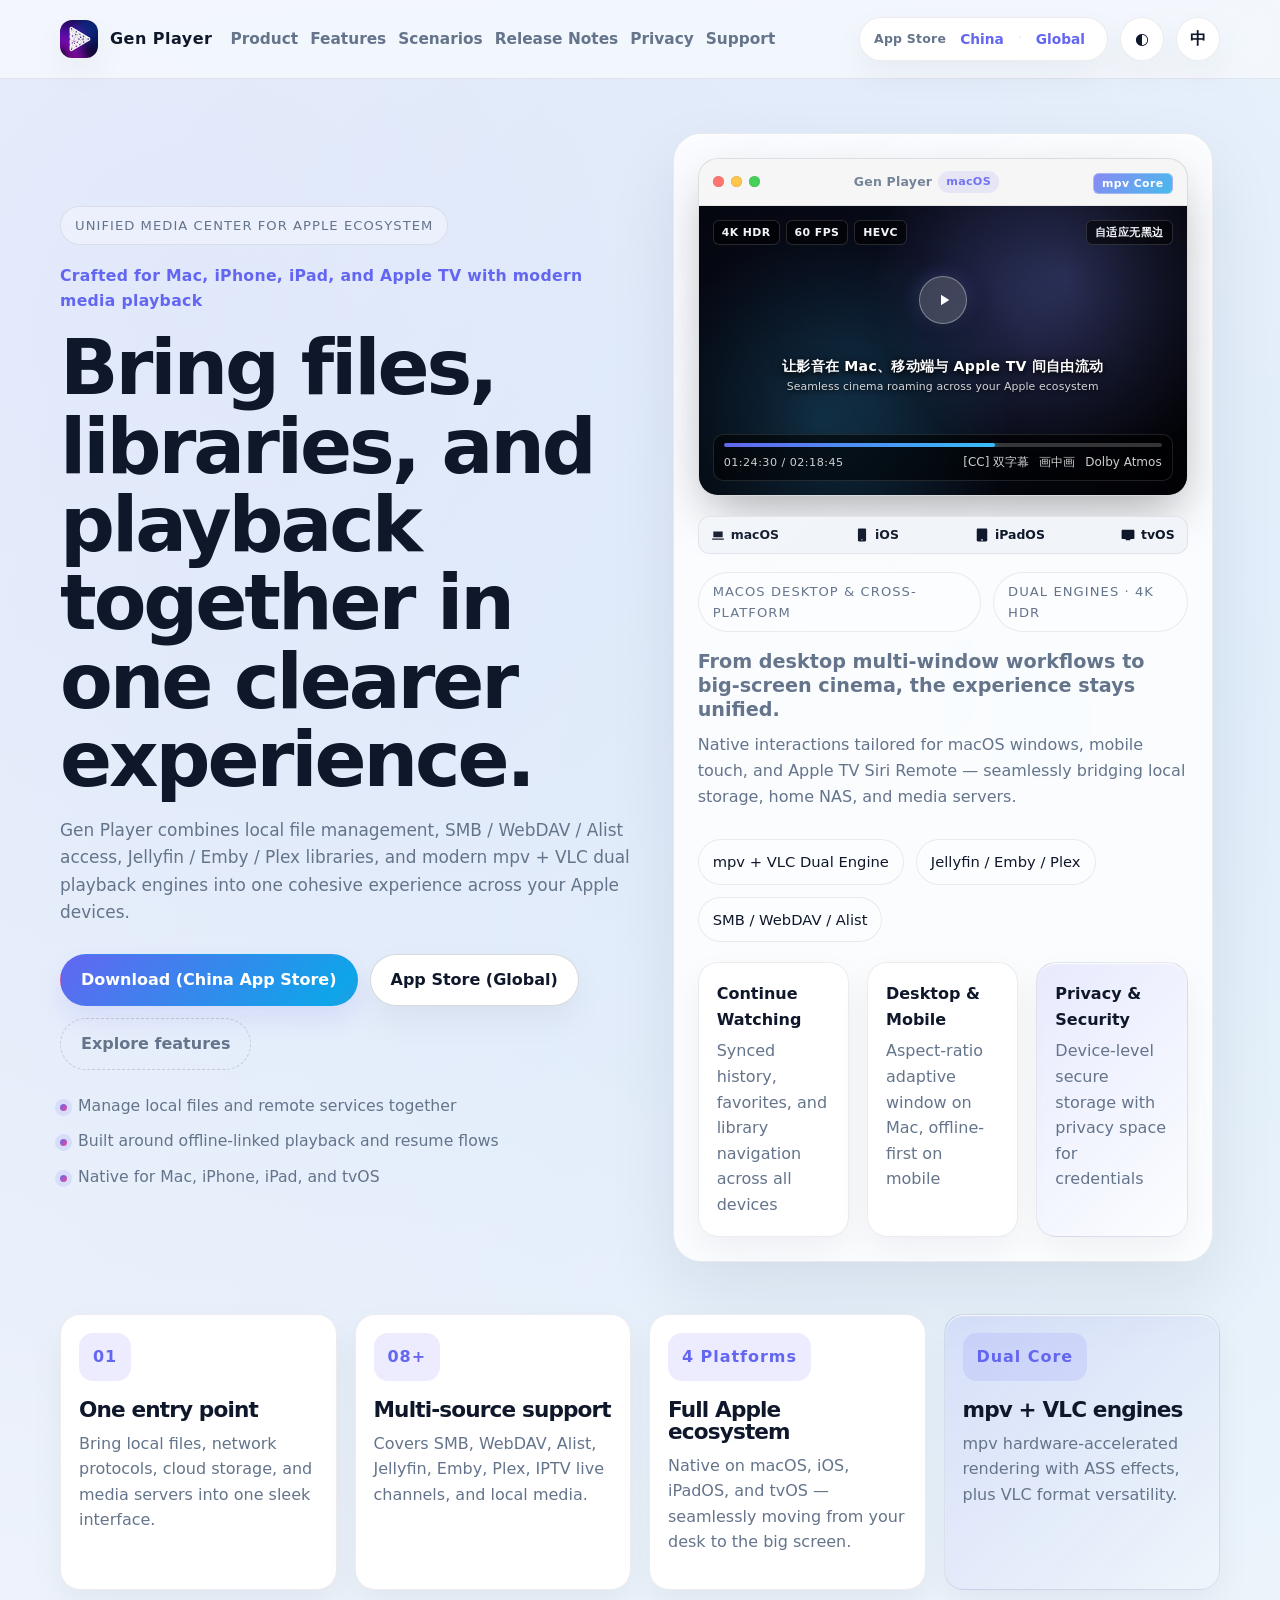
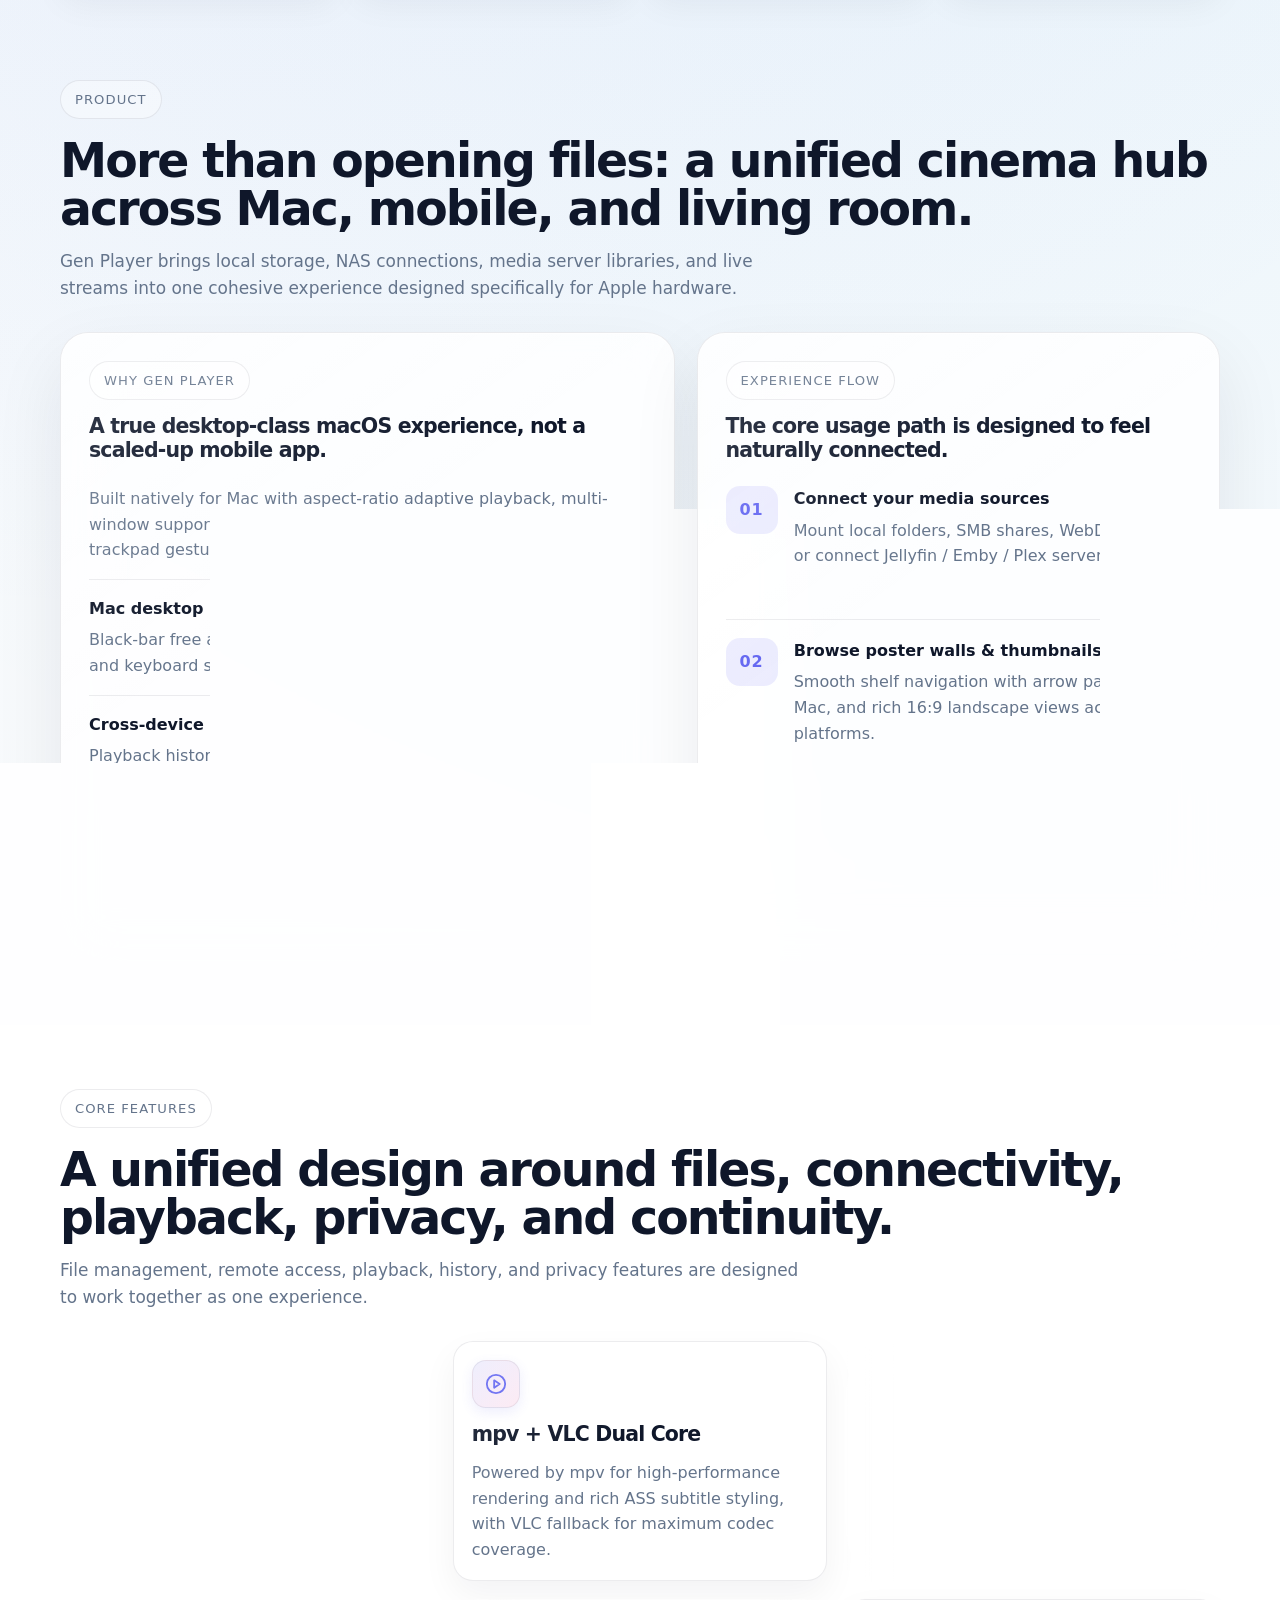
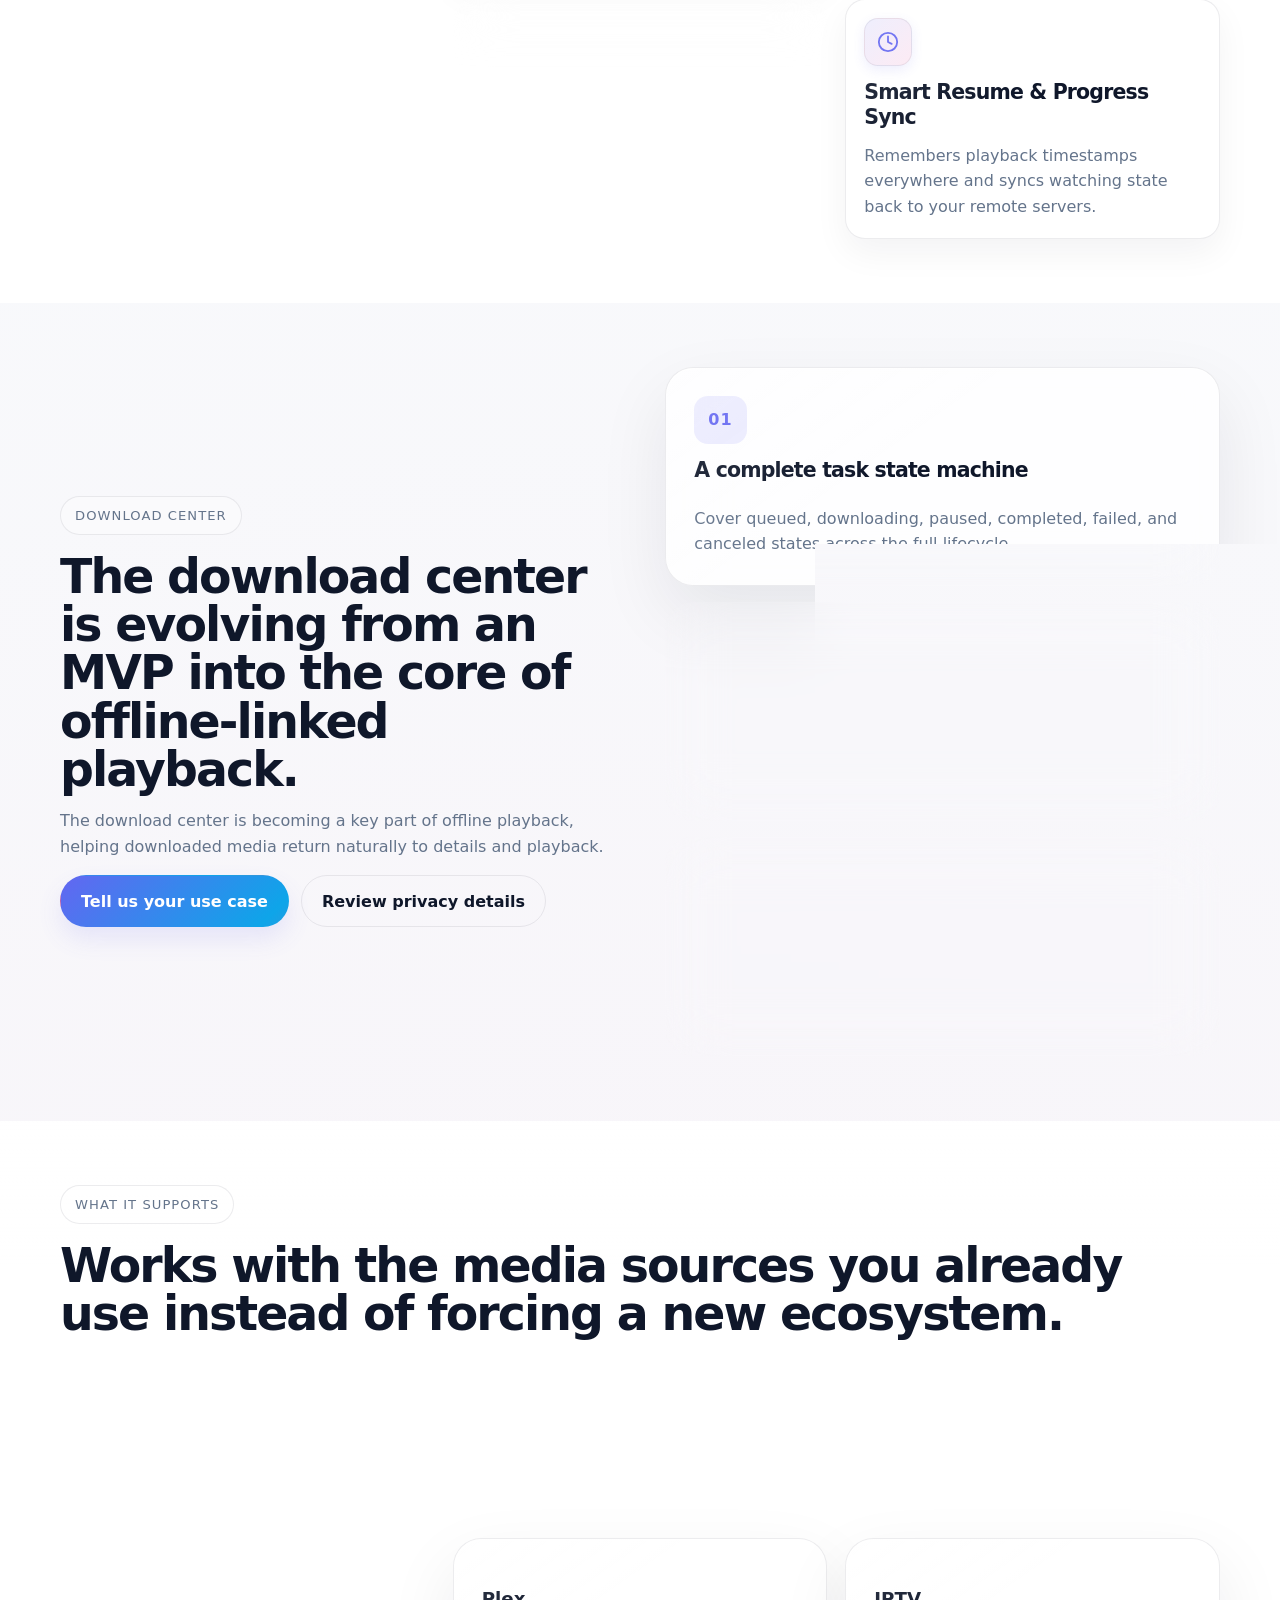
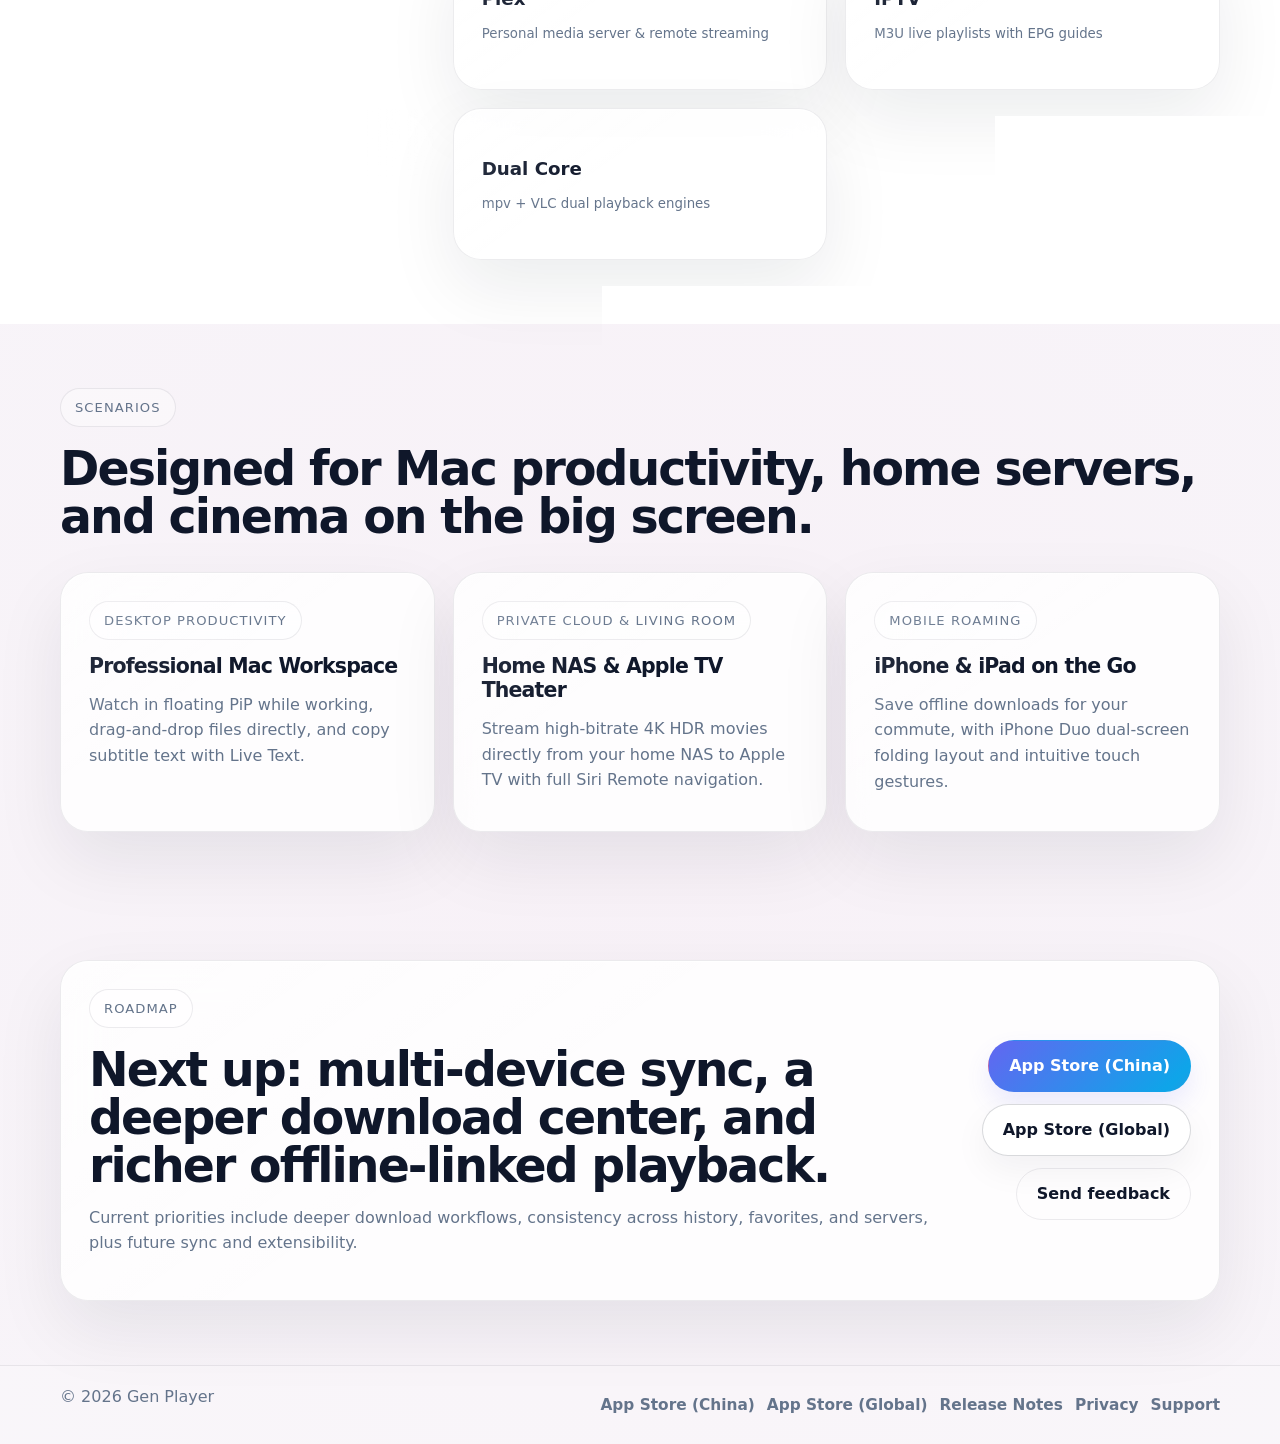
<file: index.html>
<!DOCTYPE html>
<html lang="zh-CN">
  <head>
    <meta charset="UTF-8" />
    <meta name="viewport" content="width=device-width, initial-scale=1.0" />
    <title>Gen Player - Your All-in-One Media Center</title>
    <meta
      name="description"
      content="Gen Player 是面向 Apple 全生态（Mac · iPhone · iPad · tvOS）的现代媒体中心，搭载 mpv + VLC 现代双播放内核，全面支持 SMB、WebDAV、Alist、Jellyfin、Emby、Plex、IPTV 与本地文件。"
    />
    <script>
      (function () {
        var params = new URLSearchParams(window.location.search);
        var theme = (params.get('theme') || localStorage.getItem('genplayer-theme') || '').toLowerCase();
        var lang = (params.get('lang') || localStorage.getItem('genplayer-language') || '').toLowerCase();
        if (theme !== 'dark' && theme !== 'light') {
          theme = window.matchMedia && window.matchMedia('(prefers-color-scheme: dark)').matches ? 'dark' : 'light';
        }
        if (lang.indexOf('zh') === 0) {
          document.documentElement.lang = 'zh-CN';
        } else if (lang.indexOf('en') === 0) {
          document.documentElement.lang = 'en';
        }
        document.documentElement.setAttribute('data-theme', theme);
        document.documentElement.style.colorScheme = theme;
        document.documentElement.style.backgroundColor = theme === 'dark' ? '#070812' : '#f4efe8';
      })();
    </script>
    <link rel="stylesheet" href="./assets/styles.css?v=20261025a" />
  </head>
  <body data-page="home">
    <div class="site-backdrop" aria-hidden="true">
      <span class="backdrop-orb orb-a"></span>
      <span class="backdrop-orb orb-b"></span>
      <span class="backdrop-grid"></span>
    </div>

    <header class="site-header">
      <div class="container nav-shell">
        <a class="brand" href="./index.html">
          <img class="brand-mark" src="./assets/app-icon.png" alt="Gen Player app icon" />
          <span>Gen Player</span>
        </a>
        <nav class="nav-links">
          <a href="#product" data-i18n="nav.product">产品</a>
          <a href="#features" data-i18n="nav.features">功能</a>
          <a href="#scenarios" data-i18n="nav.scenarios">场景</a>
          <a href="./changelog.html" data-i18n="nav.changelog">版本记录</a>
          <a href="./privacy.html" data-i18n="nav.privacy">隐私政策</a>
          <a href="./feedback.html" data-i18n="nav.feedback">问题反馈</a>
        </nav>
        <div class="header-actions">
          <div class="nav-download-split">
            <span class="split-label">App Store</span>
            <a class="split-btn" href="https://apps.apple.com/cn/app/id6760933333" target="_blank" rel="noopener noreferrer" data-i18n="nav.downloadCn">中国大陆</a>
            <span class="split-sep" aria-hidden="true">·</span>
            <a class="split-btn" href="https://apps.apple.com/app/id6760933333" target="_blank" rel="noopener noreferrer" data-i18n="nav.downloadGlobal">其他地区</a>
          </div>
          <div class="toolbar">
            <button type="button" class="toggle" id="themeToggle" aria-label="Theme toggle">◐</button>
            <button type="button" class="toggle" id="langToggle" aria-label="Language toggle">EN</button>
          </div>
        </div>
      </div>
    </header>

    <main>
      <section class="hero hero-home">
        <div class="container hero-grid">
          <div class="hero-copy reveal-on-scroll">
            <span class="eyebrow" data-i18n="hero.eyebrow">全生态本地与远程媒体中心</span>
            <p class="hero-kicker" data-i18n="hero.spotlight">专为 Mac、iPhone、iPad 与 Apple TV 打造的现代全能影音体验</p>
            <h1 data-i18n="hero.title">把文件、媒体库与播放体验整合成一个更统一的入口。</h1>
            <p class="lead" data-i18n="hero.description">
              Gen Player 将本地文件整理、SMB / WebDAV / Alist 远程访问、Jellyfin / Emby / Plex 媒体库与 mpv + VLC 现代双播放内核整合到一套更完整的全生态体验里。
            </p>
            <div class="hero-actions">
              <a class="button primary" href="https://apps.apple.com/cn/app/id6760933333" target="_blank" rel="noopener noreferrer" data-i18n="hero.primaryCtaCn">App Store 下载（中国大陆）</a>
              <a class="button secondary download-global" href="https://apps.apple.com/app/id6760933333" target="_blank" rel="noopener noreferrer" data-i18n="hero.primaryCtaGlobal">App Store（其他地区）</a>
              <a class="button ghost" href="#features" data-i18n="hero.secondaryCta">查看核心功能</a>
            </div>
            <div class="hero-proof">
              <span class="proof-chip" data-i18n="hero.proof1">本地文件 + 远程服务统一管理</span>
              <span class="proof-chip" data-i18n="hero.proof2">支持离线关联播放与继续观看</span>
              <span class="proof-chip" data-i18n="hero.proof3">覆盖 Mac · iPhone · iPad · tvOS 全生态</span>
            </div>
          </div>

          <div class="hero-visual reveal-on-scroll delay-1">
            <article class="card stage-card">
              <!-- macOS Window Mockup -->
              <div class="mac-window-shell">
                <div class="mac-window-header">
                  <div class="mac-traffic-lights" aria-hidden="true">
                    <span class="mac-dot close"></span>
                    <span class="mac-dot minimize"></span>
                    <span class="mac-dot maximize"></span>
                  </div>
                  <div class="mac-window-title">
                    <span>Gen Player</span>
                    <span class="mac-window-pill">macOS</span>
                  </div>
                  <div class="mac-window-meta">
                    <span class="stage-spec-tag highlight">mpv Core</span>
                  </div>
                </div>

                <div class="mac-player-stage">
                  <div class="stage-overlay-top">
                    <div class="stage-badge-group">
                      <span class="stage-spec-tag">4K HDR</span>
                      <span class="stage-spec-tag">60 FPS</span>
                      <span class="stage-spec-tag">HEVC</span>
                    </div>
                    <span class="stage-spec-tag">自适应无黑边</span>
                  </div>

                  <div class="stage-center-play" aria-label="Play">
                    <svg viewBox="0 0 24 24" aria-hidden="true">
                      <path d="M8 5v14l11-7z" />
                    </svg>
                  </div>

                  <div class="stage-subtitle-demo">
                    <div class="sub-zh">让影音在 Mac、移动端与 Apple TV 间自由流动</div>
                    <div class="sub-en">Seamless cinema roaming across your Apple ecosystem</div>
                  </div>

                  <div class="stage-playback-bar">
                    <div class="timeline-track">
                      <div class="timeline-fill"></div>
                    </div>
                    <div class="timeline-controls">
                      <span class="timeline-time">01:24:30 / 02:18:45</span>
                      <div class="timeline-icons">
                        <span title="ASS/SSA 特效双字幕">[CC] 双字幕</span>
                        <span title="画中画 PiP">画中画</span>
                        <span title="杜比音效">Dolby Atmos</span>
                      </div>
                    </div>
                  </div>
                </div>
              </div>

              <!-- Platforms bar -->
              <div class="stage-platforms-strip">
                <span class="platform-pill-item"><svg viewBox="0 0 24 24"><path d="M4 6h16v10H4zM2 18h20v2H2z"/></svg>macOS</span>
                <span class="platform-pill-item"><svg viewBox="0 0 24 24"><path d="M17 1H7c-1.1 0-2 .9-2 2v18c0 1.1.9 2 2 2h10c1.1 0 2-.9 2-2V3c0-1.1-.9-2-2-2zm-5 20c-.55 0-1-.45-1-1s.45-1 1-1 1 .45 1 1-.45 1-1 1z"/></svg>iOS</span>
                <span class="platform-pill-item"><svg viewBox="0 0 24 24"><path d="M19 1H5c-1.1 0-2 .9-2 2v18c0 1.1.9 2 2 2h14c1.1 0 2-.9 2-2V3c0-1.1-.9-2-2-2zm-7 21c-.83 0-1.5-.67-1.5-1.5s.67-1.5 1.5-1.5 1.5.67 1.5 1.5-.67 1.5-1.5 1.5z"/></svg>iPadOS</span>
                <span class="platform-pill-item"><svg viewBox="0 0 24 24"><path d="M21 3H3c-1.1 0-2 .9-2 2v12c0 1.1.9 2 2 2h5v2h8v-2h5c1.1 0 2-.9 2-2V5c0-1.1-.9-2-2-2z"/></svg>tvOS</span>
              </div>

              <div class="stage-header">
                <span class="stage-label" data-i18n="hero.stageBadge">macOS 桌面端 · 全生态协同</span>
                <span class="stage-tag" data-i18n="hero.stageTag">双内核 · 4K HDR</span>
              </div>

              <div class="stage-main">
                <div>
                  <p class="stage-title" data-i18n="hero.stageTitle">从桌面级多窗口管理到大屏沉浸播放，全平台体验保持连贯。</p>
                  <p class="stage-body" data-i18n="hero.stageBody">
                    针对 macOS 桌面视窗、移动便携与客厅 Apple TV 深度定制原生交互，无缝串联本地影音、家庭 NAS 与云端媒体库。
                  </p>
                </div>
                <div class="stage-pills">
                  <span class="pill" data-i18n="hero.stagePill1">mpv + VLC 双内核</span>
                  <span class="pill" data-i18n="hero.stagePill2">Jellyfin / Emby / Plex</span>
                  <span class="pill" data-i18n="hero.stagePill3">SMB / WebDAV / Alist</span>
                </div>
              </div>

              <div class="stage-mini-grid">
                <article class="mini-card">
                  <strong data-i18n="hero.stageMini1Title">继续观看</strong>
                  <span data-i18n="hero.stageMini1Body">历史、收藏与库详情无缝同步跳转</span>
                </article>
                <article class="mini-card">
                  <strong data-i18n="hero.stageMini2Title">桌面与移动</strong>
                  <span data-i18n="hero.stageMini2Body">Mac 无黑边自适应窗口，移动端离线优先命中</span>
                </article>
                <article class="mini-card accent">
                  <strong data-i18n="hero.stageMini3Title">隐私设计</strong>
                  <span data-i18n="hero.stageMini3Body">系统级安全存储与隐私空间，不把敏感凭据留在表面</span>
                </article>
              </div>
            </article>

          </div>
        </div>
      </section>

      <section class="metrics-section">
        <div class="container metrics-grid">
          <article class="metric-card reveal-on-scroll">
            <span class="metric-value" data-i18n="metrics.card1Value">01</span>
            <h2 data-i18n="metrics.card1Title">一个入口</h2>
            <p data-i18n="metrics.card1Body">把本地文件、网络协议和媒体服务器收束到统一导航里。</p>
          </article>
          <article class="metric-card reveal-on-scroll delay-1">
            <span class="metric-value" data-i18n="metrics.card2Value">06</span>
            <h2 data-i18n="metrics.card2Title">多源支持</h2>
            <p data-i18n="metrics.card2Body">覆盖 SMB、WebDAV、Jellyfin、Emby、本地文件与 VLC 播放能力。</p>
          </article>
          <article class="metric-card reveal-on-scroll delay-2">
            <span class="metric-value" data-i18n="metrics.card3Value">14+</span>
            <h2 data-i18n="metrics.card3Title">平台兼容</h2>
            <p data-i18n="metrics.card3Body">面向 iOS 14+，同时照顾 iPhone、iPad 与 tvOS 使用场景。</p>
          </article>
          <article class="metric-card reveal-on-scroll delay-3">
            <span class="metric-value" data-i18n="metrics.card4Value">24/7</span>
            <h2 data-i18n="metrics.card4Title">随时继续</h2>
            <p data-i18n="metrics.card4Body">历史、收藏、详情定位与播放器恢复围绕连续观看体验设计。</p>
          </article>
        </div>
      </section>

      <section id="product" class="section">
        <div class="container">
          <div class="section-heading reveal-on-scroll">
            <span class="eyebrow" data-i18n="product.eyebrow">产品定位</span>
            <h2 data-i18n="product.title">不是只会“打开文件”，而是把媒体管理、浏览和播放连接起来。</h2>
            <p data-i18n="product.description">
              Gen Player 把本地文件、远程连接和媒体库浏览放到同一条使用链路里，让找内容、管理内容和继续播放更顺手。
            </p>
          </div>

          <div class="showcase-grid">
            <article class="card manifesto-card reveal-on-scroll">
              <div class="card-heading">
                <span class="card-kicker" data-i18n="product.card1Kicker">为什么是 Gen Player</span>
                <h3 data-i18n="product.card1Title">统一入口，而不是功能堆叠。</h3>
              </div>
              <p data-i18n="product.card1Body">
                在同一个应用里处理本地文件、远程协议连接和媒体库浏览，让文件管理、海报墙与播放器之间不再断裂。
              </p>
              <div class="feature-list">
                <div class="feature-list-item">
                  <strong data-i18n="product.point1Title">Mac 桌面原生生产力</strong>
                  <span data-i18n="product.point1Body">画幅自适应无黑边播放、窗口置顶、多窗口独立播放、快捷键与实况文本取词。</span>
                </div>
                <div class="feature-list-item">
                  <strong data-i18n="product.point2Title">更强一致性</strong>
                  <span data-i18n="product.point2Body">历史、收藏、详情定位和上下文菜单行为在 Mac、移动端与 Apple TV 保持统一。</span>
                </div>
                <div class="feature-list-item">
                  <strong data-i18n="product.point3Title">更适合媒体使用流</strong>
                  <span data-i18n="product.point3Body">围绕“找到内容、继续播放、离线回看”来设计页面关系。</span>
                </div>
              </div>
            </article>

            <article class="card journey-card reveal-on-scroll delay-1">
              <div class="card-heading">
                <span class="card-kicker" data-i18n="flow.eyebrow">体验链路</span>
                <h3 data-i18n="flow.title">把典型使用路径做成更顺手的链路。</h3>
              </div>
              <div class="journey-steps">
                <div class="journey-step">
                  <span class="step-index">01</span>
                  <div>
                    <strong data-i18n="flow.step1Title">连接你的媒体来源</strong>
                    <p data-i18n="flow.step1Body">支持本地文件、家庭 NAS (SMB/WebDAV)、Alist 云盘和 Jellyfin / Emby / Plex 媒体服务器。</p>
                  </div>
                </div>
                <div class="journey-step">
                  <span class="step-index">02</span>
                  <div>
                    <strong data-i18n="flow.step2Title">从海报墙或文件列表快速进入</strong>
                    <p data-i18n="flow.step2Body">Mac 端支持平滑翻页货架与缩略图切换，多端保持高清晰度海报与剧集结构。</p>
                  </div>
                </div>
                <div class="journey-step">
                  <span class="step-index">03</span>
                  <div>
                    <strong data-i18n="flow.step3Title">优先命中离线文件，再无缝回退流媒体</strong>
                    <p data-i18n="flow.step3Body">下载中心与播放器链路协同，自动跨季连播并同步回传播放进度至服务器。</p>
                  </div>
                </div>
              </div>
            </article>
          </div>
        </div>
      </section>

      <section id="features" class="section section-soft">
        <div class="container">
          <div class="section-heading reveal-on-scroll">
            <span class="eyebrow" data-i18n="features.eyebrow">核心功能</span>
            <h2 data-i18n="features.title">围绕文件、连接、播放、隐私和连续体验做一体化设计。</h2>
            <p data-i18n="features.description">从文件管理到远程连接，再到播放、历史和隐私能力，所有核心功能都围绕同一套体验协同工作。</p>
          </div>

          <div class="feature-grid">
            <article class="card feature-card reveal-on-scroll">
              <span class="icon-badge" aria-hidden="true">
                <svg viewBox="0 0 24 24"><rect x="2" y="3" width="20" height="14" rx="2" ry="2"/><line x1="8" y1="21" x2="16" y2="21"/><line x1="12" y1="17" x2="12" y2="21"/></svg>
              </span>
              <h3 data-i18n="features.macTitle">macOS 桌面体验</h3>
              <p data-i18n="features.macBody">支持画幅自适应无黑边、多窗口独立播放、置顶播放、原生画中画、实况文本取词、截图合成与快捷键。</p>
            </article>
            <article class="card feature-card reveal-on-scroll delay-1">
              <span class="icon-badge" aria-hidden="true">
                <svg viewBox="0 0 24 24"><circle cx="12" cy="12" r="10"/><polygon points="10 8 16 12 10 16 10 8"/></svg>
              </span>
              <h3 data-i18n="features.playbackTitle">mpv + VLC 双内核</h3>
              <p data-i18n="features.playbackBody">默认搭载 mpv 极速渲染与 ASS/SSA 特效双字幕，可随时平滑切换 VLC 内核，通吃几乎所有媒体格式。</p>
            </article>
            <article class="card feature-card reveal-on-scroll delay-2">
              <span class="icon-badge" aria-hidden="true">
                <svg viewBox="0 0 24 24"><path d="M4 15s1-1 4-1 5 2 8 2 4-1 4-1V3s-1 1-4 1-5-2-8-2-4 1-4 1z"/><line x1="4" y1="22" x2="4" y2="15"/></svg>
              </span>
              <h3 data-i18n="features.remoteTitle">全协议远程连接</h3>
              <p data-i18n="features.remoteBody">全面支持 SMB、WebDAV、Alist，并支持导入 IPTV (M3U) 播放列表与 XMLTV 电子节目指南 (EPG)。</p>
            </article>
            <article class="card feature-card reveal-on-scroll">
              <span class="icon-badge" aria-hidden="true">
                <svg viewBox="0 0 24 24"><rect x="2" y="2" width="20" height="8" rx="2" ry="2"/><rect x="2" y="14" width="20" height="8" rx="2" ry="2"/><line x1="6" y1="6" x2="6.01" y2="6"/><line x1="6" y1="18" x2="6.01" y2="18"/></svg>
              </span>
              <h3 data-i18n="features.libraryTitle">深度媒体库集成</h3>
              <p data-i18n="features.libraryBody">完美适配 Jellyfin、Emby 与 Plex，提供精美海报墙、16:9 剧照缩略图、自动选集与跨季连播。</p>
            </article>
            <article class="card feature-card reveal-on-scroll delay-1">
              <span class="icon-badge" aria-hidden="true">
                <svg viewBox="0 0 24 24"><path d="M22 19a2 2 0 0 1-2 2H4a2 2 0 0 1-2-2V5a2 2 0 0 1 2-2h5l2 3h9a2 2 0 0 1 2 2z"/></svg>
              </span>
              <h3 data-i18n="features.fileTitle">本地文件与安全存储</h3>
              <p data-i18n="features.fileBody">支持 macOS 本地文件夹安全书签管理、移动端文件整理、隐私空间与应用锁防护。</p>
            </article>
            <article class="card feature-card reveal-on-scroll delay-2">
              <span class="icon-badge" aria-hidden="true">
                <svg viewBox="0 0 24 24"><circle cx="12" cy="12" r="10"/><polyline points="12 6 12 12 16 14"/></svg>
              </span>
              <h3 data-i18n="features.historyTitle">智能历史与断点续播</h3>
              <p data-i18n="features.historyBody">统一记录本地与远程媒体的观看进度，无缝回传同步至服务器，让每次播放随时继续。</p>
            </article>
          </div>
        </div>
      </section>

      <section class="section">
        <div class="container spotlight-shell">
          <div class="spotlight-copy reveal-on-scroll">
            <span class="eyebrow" data-i18n="download.eyebrow">下载中心</span>
            <h2 data-i18n="download.title">下载中心正在从 MVP 进化为“离线关联播放”的核心能力。</h2>
            <p data-i18n="download.body">下载中心正在成为离线播放的重要一环，让已下载内容可以更自然地回到详情页和播放器。</p>
            <div class="hero-actions">
              <a class="button primary" href="./feedback.html" data-i18n="download.primaryCta">告诉我们你的使用场景</a>
              <a class="button secondary" href="./privacy.html" data-i18n="download.secondaryCta">查看隐私与数据处理</a>
            </div>
          </div>

          <div class="spotlight-panels reveal-on-scroll delay-1">
            <article class="card spotlight-card">
              <span class="spotlight-index">01</span>
              <h3 data-i18n="download.card1Title">任务状态机完整化</h3>
              <p data-i18n="download.card1Body">覆盖 queued、downloading、paused、completed、failed、canceled 等完整生命周期。</p>
            </article>
            <article class="card spotlight-card">
              <span class="spotlight-index">02</span>
              <h3 data-i18n="download.card2Title">离线文件与媒体项绑定</h3>
              <p data-i18n="download.card2Body">通过 server、remoteItemId 或 remotePath 建立映射，让下载结果真正能回到媒体详情和播放器。</p>
            </article>
            <article class="card spotlight-card">
              <span class="spotlight-index">03</span>
              <h3 data-i18n="download.card3Title">优先离线、缺失回退流媒体</h3>
              <p data-i18n="download.card3Body">播放时先命中本地下载，再按原链路回退远程播放，保证体验连贯不打断。</p>
            </article>
          </div>
        </div>
      </section>

      <section class="section section-soft">
        <div class="container">
          <div class="section-heading reveal-on-scroll">
            <span class="eyebrow" data-i18n="support.eyebrow">支持范围</span>
            <h2 data-i18n="support.title">连接你已经在使用的媒体来源，而不是要求你重新迁移生态。</h2>
          </div>
          <div class="support-grid support-grid-modern">
            <div class="card support-item reveal-on-scroll">
              <span>SMB</span>
              <small data-i18n="support.smb">局域网共享与 NAS 高速访问</small>
            </div>
            <div class="card support-item reveal-on-scroll delay-1">
              <span>WebDAV</span>
              <small data-i18n="support.webdav">兼容 Alist 与多样化 WebDAV 服务</small>
            </div>
            <div class="card support-item reveal-on-scroll delay-2">
              <span>Jellyfin</span>
              <small data-i18n="support.jellyfin">媒体库浏览、详情与历史关联</small>
            </div>
            <div class="card support-item reveal-on-scroll">
              <span>Emby</span>
              <small data-i18n="support.emby">海报墙浏览与远程播放协同</small>
            </div>
            <div class="card support-item reveal-on-scroll delay-1">
              <span>Plex</span>
              <small data-i18n="support.plex">个人媒体库接入与远程流媒体</small>
            </div>
            <div class="card support-item reveal-on-scroll delay-2">
              <span>IPTV</span>
              <small data-i18n="support.iptv">M3U 频道直播与 XMLTV 节目单</small>
            </div>
            <div class="card support-item reveal-on-scroll">
              <span>Local Files</span>
              <small data-i18n="support.local">Mac 安全书签、文件 App 与照片导入</small>
            </div>
            <div class="card support-item reveal-on-scroll delay-1">
              <span>Dual Core</span>
              <small data-i18n="support.vlc">mpv + VLC 现代双播放内核</small>
            </div>
          </div>
        </div>
      </section>

      <section id="scenarios" class="section">
        <div class="container">
          <div class="section-heading reveal-on-scroll">
            <span class="eyebrow" data-i18n="scenarios.eyebrow">使用场景</span>
            <h2 data-i18n="scenarios.title">既适合 Mac 专业影音与个人整理，也适合家庭服务器与大屏影音室。</h2>
          </div>
          <div class="scenario-grid">
            <article class="card scenario-card reveal-on-scroll">
              <span class="scenario-label" data-i18n="scenarios.case1Label">桌面办公与影音</span>
              <h3 data-i18n="scenarios.case1Title">Mac 桌面专业影音</h3>
              <p data-i18n="scenarios.case1Body">在 Mac 上享受自适应无黑边观影与画中画置顶，支持拖拽播放、视频字幕提取与多窗口独立播放。</p>
            </article>
            <article class="card scenario-card reveal-on-scroll delay-1">
              <span class="scenario-label" data-i18n="scenarios.case2Label">家庭服务器与大屏</span>
              <h3 data-i18n="scenarios.case2Title">家庭 NAS 与 Apple TV 影音室</h3>
              <p data-i18n="scenarios.case2Body">连接 SMB、WebDAV 与家庭媒体库，在客厅 Apple TV 上畅享 4K HDR 大屏海报墙与全景声震撼体验。</p>
            </article>
            <article class="card scenario-card reveal-on-scroll delay-2">
              <span class="scenario-label" data-i18n="scenarios.case3Label">随身移动漫游</span>
              <h3 data-i18n="scenarios.case3Title">iPhone / iPad 随身观影</h3>
              <p data-i18n="scenarios.case3Body">支持离线下载随身看、手势触控与 iPhone Duo 折叠双屏优化，通勤路上断点无缝接续。</p>
            </article>
          </div>
        </div>
      </section>

      <section class="section">
        <div class="container">
          <div class="card roadmap-card reveal-on-scroll">
            <div class="roadmap-copy">
            <span class="eyebrow" data-i18n="roadmap.eyebrow">路线图</span>
              <h2 data-i18n="roadmap.title">继续推进多端同步、下载中心和更完整的离线关联播放。</h2>
              <p data-i18n="roadmap.body">当前重点方向包括下载中心深化、历史/收藏/服务器数据一致性，以及未来的同步与扩展能力。</p>
            </div>
            <div class="hero-actions">
              <a class="button primary" href="https://apps.apple.com/cn/app/id6760933333" target="_blank" rel="noopener noreferrer" data-i18n="roadmap.primaryCtaCn">前往 App Store（中国大陆）</a>
              <a class="button secondary download-global" href="https://apps.apple.com/app/id6760933333" target="_blank" rel="noopener noreferrer" data-i18n="roadmap.primaryCtaGlobal">App Store（其他地区）</a>
              <a class="button secondary" href="./feedback.html" data-i18n="roadmap.secondaryCta">提交问题反馈</a>
            </div>
          </div>
        </div>
      </section>
    </main>

    <footer class="site-footer">
      <div class="container footer-shell">
        <p>© <span id="year"></span> Gen Player</p>
        <div class="footer-links">
          <a href="https://apps.apple.com/cn/app/id6760933333" target="_blank" rel="noopener noreferrer" data-i18n="footer.downloadCn">App Store（中国大陆）</a>
          <a href="https://apps.apple.com/app/id6760933333" target="_blank" rel="noopener noreferrer" data-i18n="footer.downloadGlobal">App Store（其他地区）</a>
          <a href="./changelog.html" data-i18n="footer.changelog">版本记录</a>
          <a href="./privacy.html" data-i18n="footer.privacy">隐私政策</a>
          <a href="./feedback.html" data-i18n="footer.feedback">问题反馈</a>
        </div>
      </div>
    </footer>

    <script src="./assets/site.js?v=20261025a"></script>
  </body>
</html>
</file>
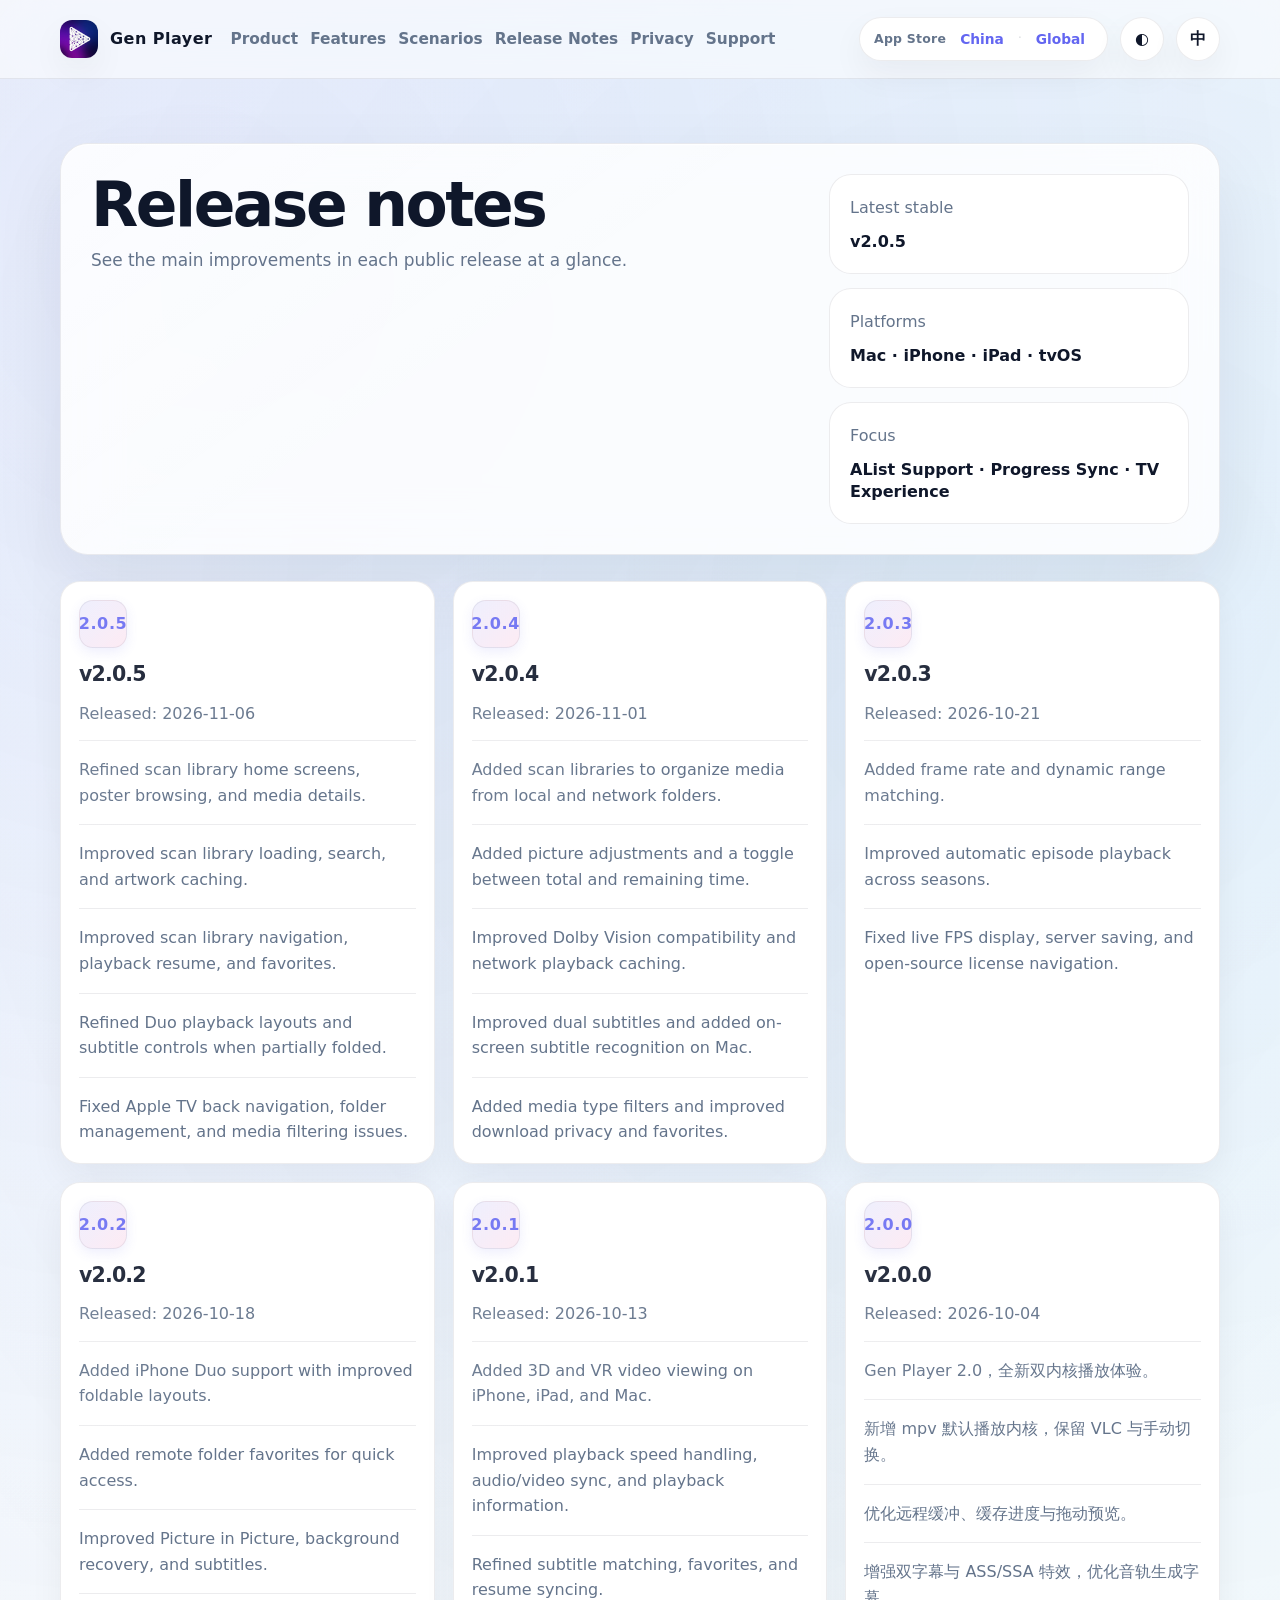
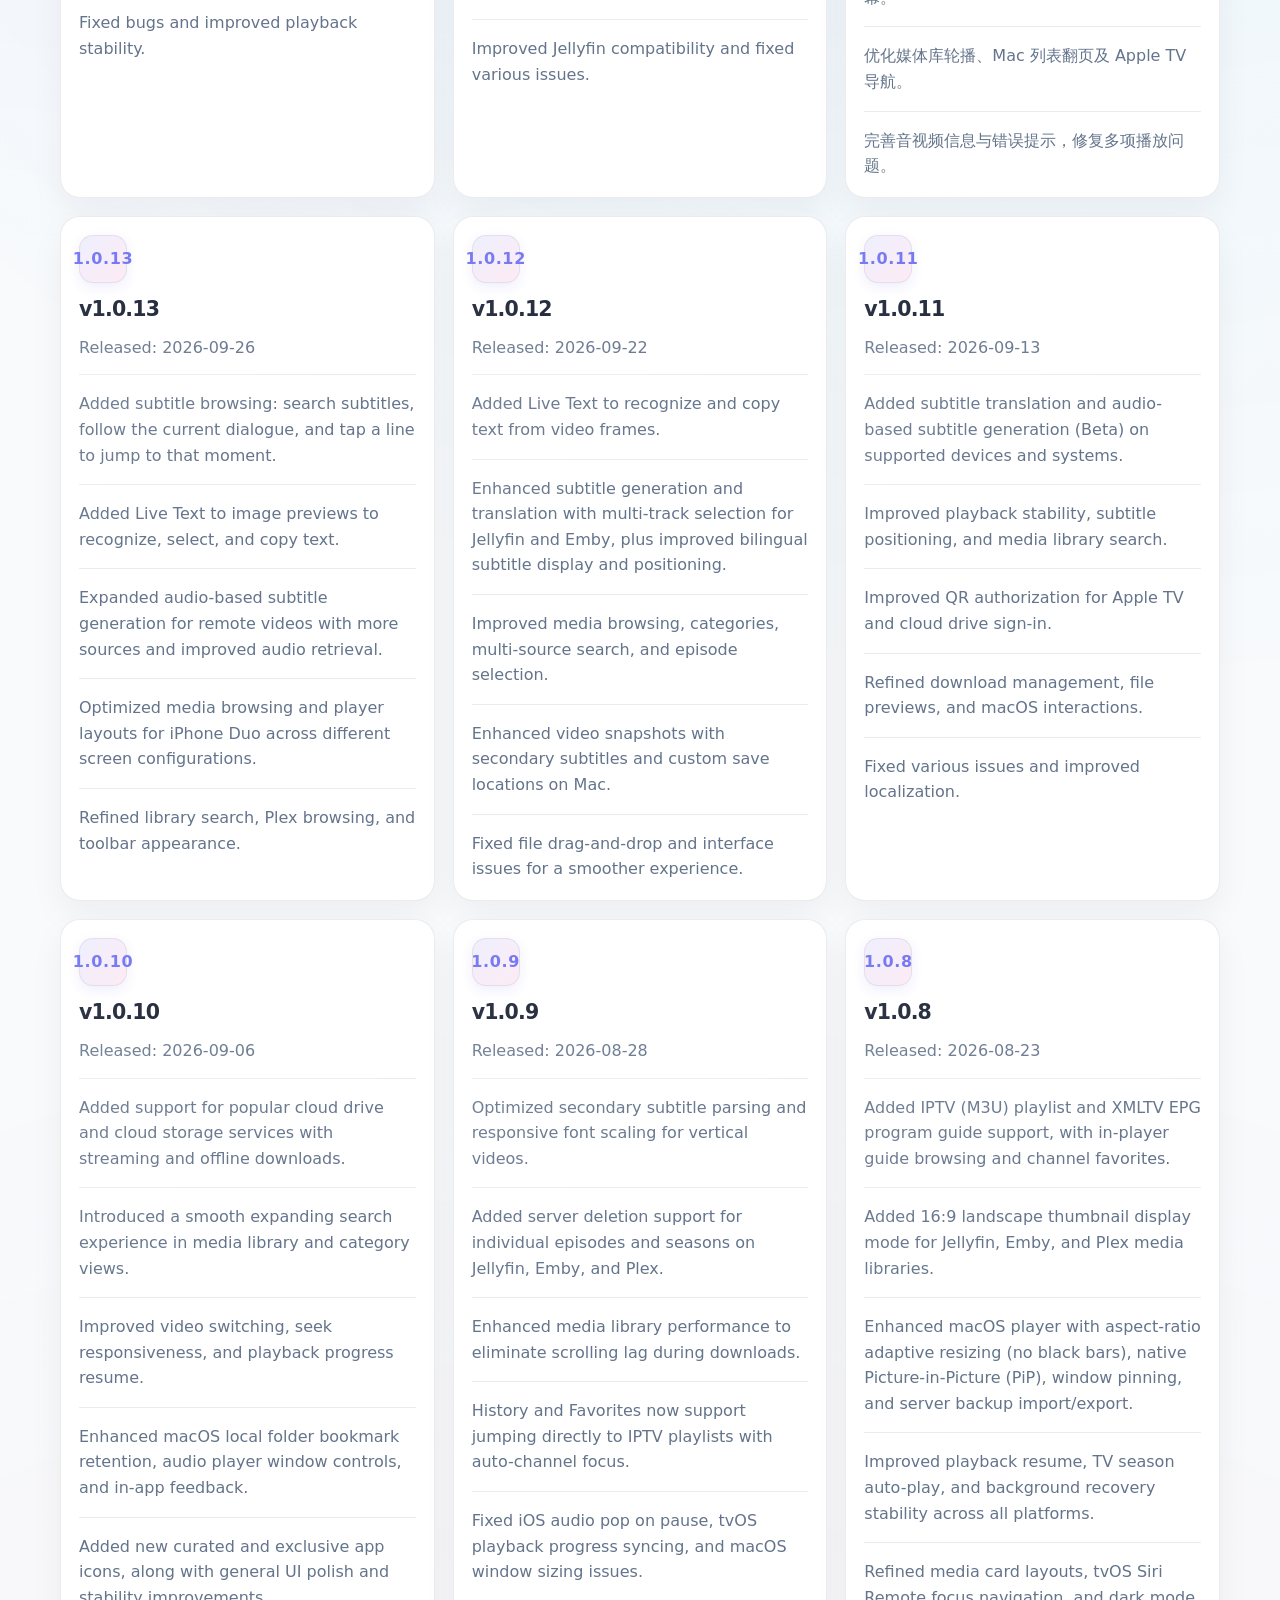
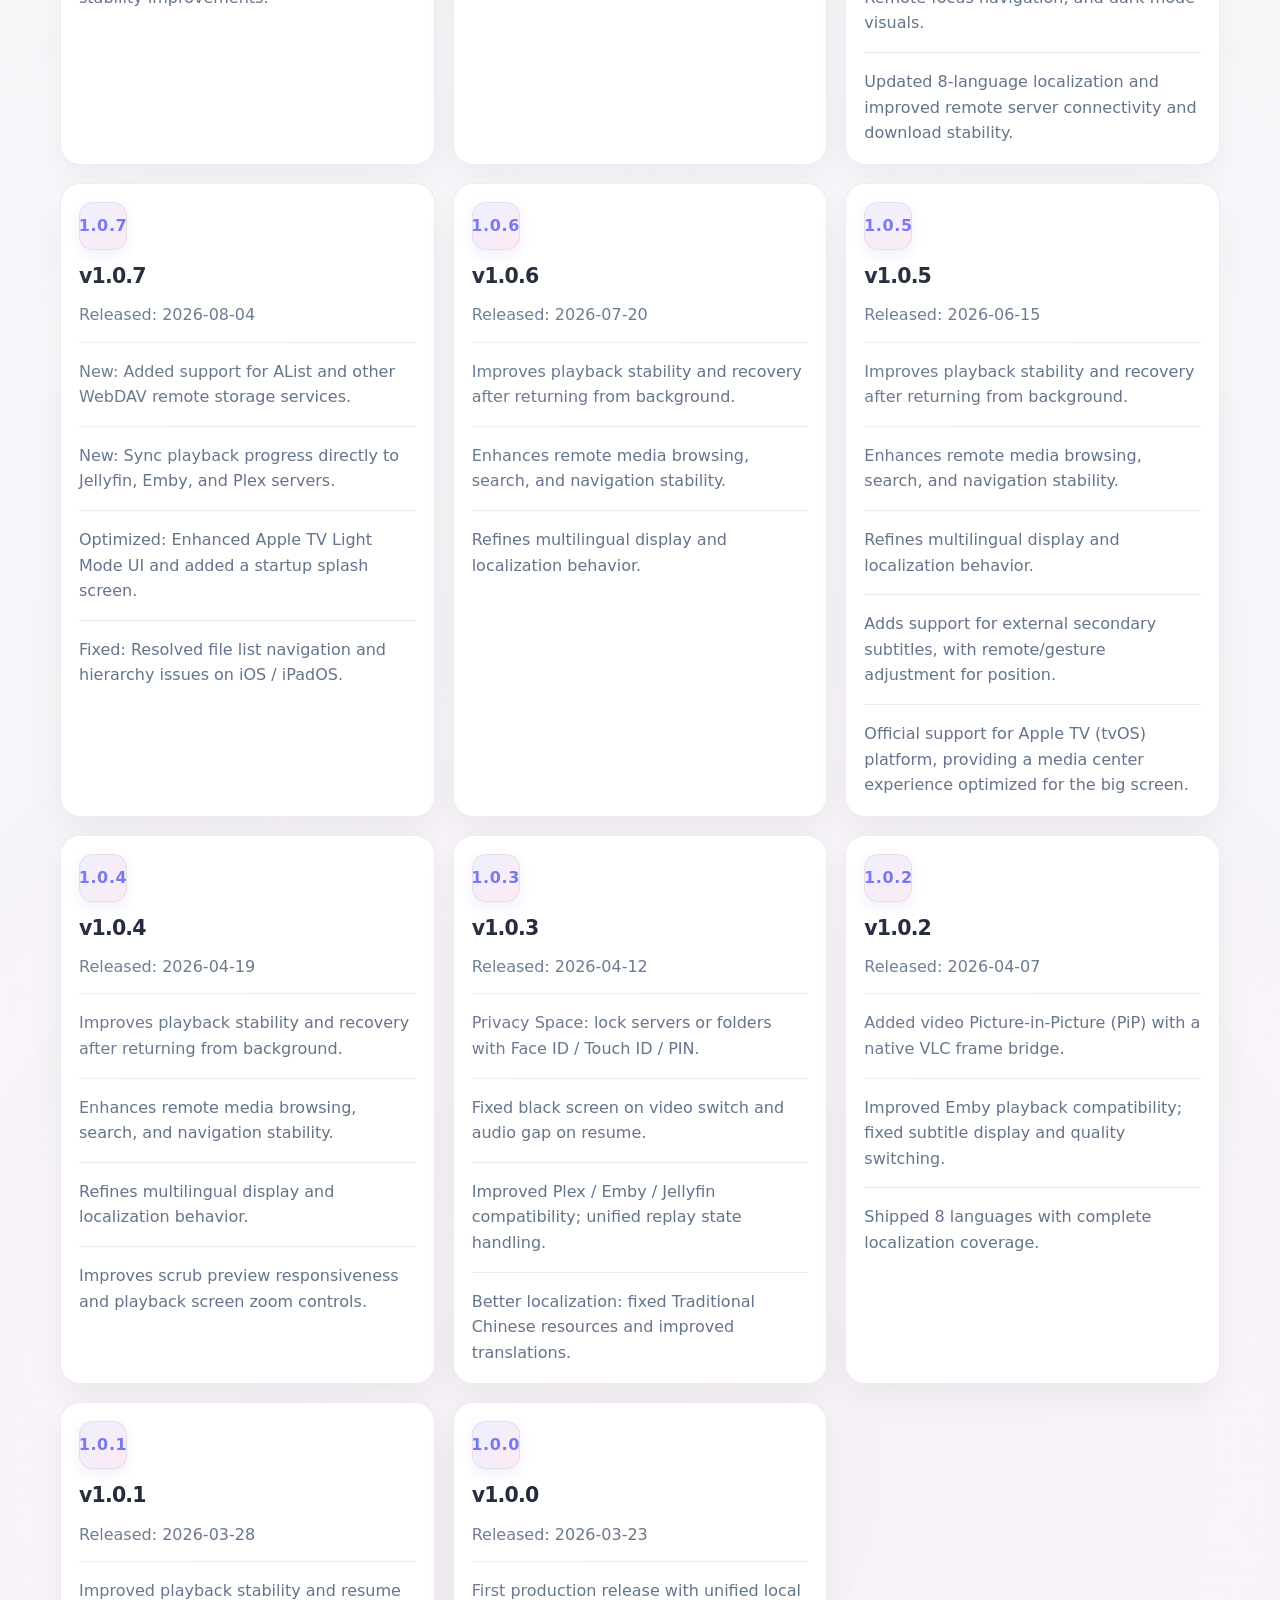
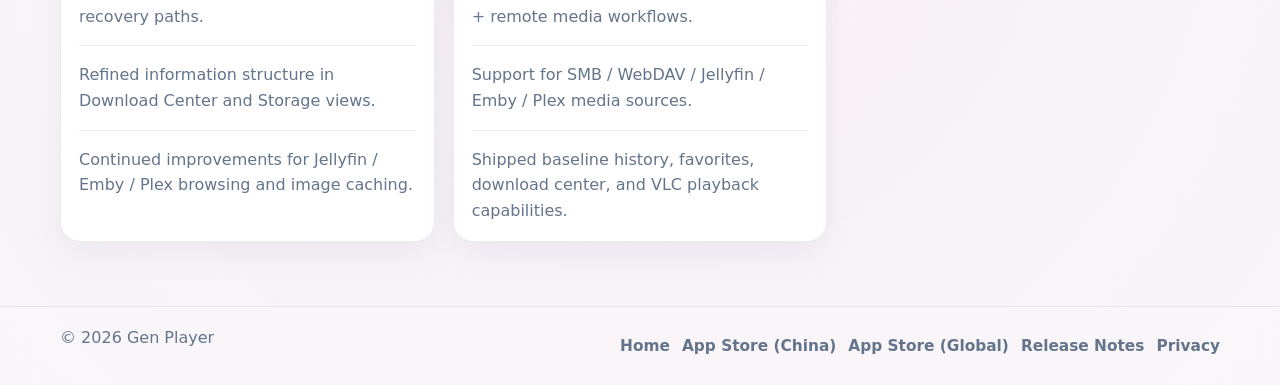
<file: changelog.html>
<!DOCTYPE html>
<html lang="zh-CN">
  <head>
    <meta charset="UTF-8" />
    <meta name="viewport" content="width=device-width, initial-scale=1.0" />
    <title>Gen Player - 更新记录</title>
    <meta name="description" content="Gen Player 可读版本更新记录，收录已正式发布版本的主要改动。" />
    <script>
      (function () {
        var params = new URLSearchParams(window.location.search);
        var theme = (params.get('theme') || localStorage.getItem('genplayer-theme') || '').toLowerCase();
        var lang = (params.get('lang') || localStorage.getItem('genplayer-language') || '').toLowerCase();
        if (theme !== 'dark' && theme !== 'light') {
          theme = window.matchMedia && window.matchMedia('(prefers-color-scheme: dark)').matches ? 'dark' : 'light';
        }
        if (lang.indexOf('zh') === 0) {
          document.documentElement.lang = 'zh-CN';
        } else if (lang.indexOf('en') === 0) {
          document.documentElement.lang = 'en';
        }
        document.documentElement.setAttribute('data-theme', theme);
        document.documentElement.style.colorScheme = theme;
        document.documentElement.style.backgroundColor = theme === 'dark' ? '#070812' : '#f4efe8';
      })();
    </script>
    <link rel="stylesheet" href="./assets/styles.css?v=20261025a" />
  </head>
  <body data-page="changelog">
    <div class="site-backdrop" aria-hidden="true">
      <span class="backdrop-orb orb-a"></span>
      <span class="backdrop-orb orb-b"></span>
      <span class="backdrop-grid"></span>
    </div>

    <header class="site-header">
      <div class="container nav-shell">
        <a class="brand" href="./index.html">
          <img class="brand-mark" src="./assets/app-icon.png" alt="Gen Player app icon" />
          <span>Gen Player</span>
        </a>
        <nav class="nav-links">
          <a href="./index.html#product" data-i18n="nav.product">产品</a>
          <a href="./index.html#features" data-i18n="nav.features">功能</a>
          <a href="./index.html#scenarios" data-i18n="nav.scenarios">场景</a>
          <a href="./changelog.html" data-i18n="nav.changelog">版本记录</a>
          <a href="./privacy.html" data-i18n="nav.privacy">隐私政策</a>
          <a href="./feedback.html" data-i18n="nav.feedback">问题反馈</a>
        </nav>
        <div class="header-actions">
          <div class="nav-download-split">
            <span class="split-label">App Store</span>
            <a class="split-btn" href="https://apps.apple.com/cn/app/id6760933333" target="_blank" rel="noopener noreferrer" data-i18n="nav.downloadCn">中国大陆</a>
            <span class="split-sep" aria-hidden="true">·</span>
            <a class="split-btn" href="https://apps.apple.com/app/id6760933333" target="_blank" rel="noopener noreferrer" data-i18n="nav.downloadGlobal">其他地区</a>
          </div>
          <div class="toolbar">
            <button type="button" class="toggle" id="themeToggle" aria-label="Theme toggle">◐</button>
            <button type="button" class="toggle" id="langToggle" aria-label="Language toggle">EN</button>
          </div>
        </div>
      </div>
    </header>

    <main class="page-main page-shell">
      <section class="container">
        <div class="card page-hero-card reveal-on-scroll">
          <div class="page-hero-copy">
            <h1 data-i18n="changelogPage.title">版本更新记录</h1>
            <p class="lead" data-i18n="changelogPage.description">这里记录每个正式版本的主要改动，方便快速了解更新重点。</p>
          </div>
          <div class="page-hero-aside">
            <div class="mini-stat">
              <span class="mini-stat-label" data-i18n="changelogPage.stat1Label">最新稳定版</span>
              <strong data-i18n="changelogPage.stat1Value">v2.0.5</strong>
            </div>
            <div class="mini-stat">
              <span class="mini-stat-label" data-i18n="changelogPage.stat2Label">覆盖平台</span>
              <strong data-i18n="changelogPage.stat2Value">iPhone · iPad · tvOS · macOS</strong>
            </div>
            <div class="mini-stat">
              <span class="mini-stat-label" data-i18n="changelogPage.stat3Label">更新重点</span>
              <strong data-i18n="changelogPage.stat3Value">IPTV 直播 · 16:9 缩略图 · macOS 体验升级</strong>
            </div>
          </div>
        </div>
      </section>

      <section class="container">
        <div class="feature-grid">
          <article class="card feature-card reveal-on-scroll">
            <span class="icon-badge">2.0.5</span>
            <h3 data-i18n="changelogPage.v205Title">v2.0.5</h3>
            <p data-i18n="changelogPage.v205Date">发布日期：2026-11-06</p>
            <div class="feature-list">
              <div class="feature-list-item"><span data-i18n="changelogPage.v205Item1">完善扫描库首页、海报浏览与影片详情。</span></div>
              <div class="feature-list-item"><span data-i18n="changelogPage.v205Item2">优化扫描库加载、搜索与封面缓存性能。</span></div>
              <div class="feature-list-item"><span data-i18n="changelogPage.v205Item3">改善扫描库导航、续播与收藏体验。</span></div>
              <div class="feature-list-item"><span data-i18n="changelogPage.v205Item4">优化 Duo 半折叠播放布局与字幕交互。</span></div>
              <div class="feature-list-item"><span data-i18n="changelogPage.v205Item5">修复 Apple TV 返回、文件夹管理及媒体筛选问题。</span></div>
            </div>
          </article>
          <article class="card feature-card reveal-on-scroll delay-13">
            <span class="icon-badge">2.0.4</span>
            <h3 data-i18n="changelogPage.v204Title">v2.0.4</h3>
            <p data-i18n="changelogPage.v204Date">发布日期：2026-11-01</p>
            <div class="feature-list">
              <div class="feature-list-item"><span data-i18n="changelogPage.v204Item1">新增扫描库，集中管理本地与网络文件夹中的媒体。</span></div>
              <div class="feature-list-item"><span data-i18n="changelogPage.v204Item2">新增画面调节，支持切换总时长与剩余时间显示。</span></div>
              <div class="feature-list-item"><span data-i18n="changelogPage.v204Item3">改进杜比视界兼容性与网络播放缓存。</span></div>
              <div class="feature-list-item"><span data-i18n="changelogPage.v204Item4">优化双字幕体验，Mac 版新增画面字幕识别。</span></div>
              <div class="feature-list-item"><span data-i18n="changelogPage.v204Item5">新增媒体类型筛选，优化下载隐私保护与收藏体验。</span></div>
            </div>
          </article>
          <article class="card feature-card reveal-on-scroll delay-14">
            <span class="icon-badge">2.0.3</span>
            <h3 data-i18n="changelogPage.v203Title">v2.0.3</h3>
            <p data-i18n="changelogPage.v203Date">发布日期：2026-10-21</p>
            <div class="feature-list">
              <div class="feature-list-item"><span data-i18n="changelogPage.v203Item1">新增视频帧率与动态范围匹配。</span></div>
              <div class="feature-list-item"><span data-i18n="changelogPage.v203Item2">改善自动下一集与跨季连播。</span></div>
              <div class="feature-list-item"><span data-i18n="changelogPage.v203Item3">修复实时帧率显示、服务器保存和开源许可页面问题。</span></div>
            </div>
          </article>
          <article class="card feature-card reveal-on-scroll delay-15">
            <span class="icon-badge">2.0.2</span>
            <h3 data-i18n="changelogPage.v202Title">v2.0.2</h3>
            <p data-i18n="changelogPage.v202Date">发布日期：2026-10-18</p>
            <div class="feature-list">
              <div class="feature-list-item"><span data-i18n="changelogPage.v202Item1">新增 iPhone Duo 适配，优化折叠屏播放体验。</span></div>
              <div class="feature-list-item"><span data-i18n="changelogPage.v202Item2">支持远程文件夹收藏，常用目录快速直达。</span></div>
              <div class="feature-list-item"><span data-i18n="changelogPage.v202Item3">优化画中画、后台恢复与字幕显示。</span></div>
              <div class="feature-list-item"><span data-i18n="changelogPage.v202Item4">修复已知问题，提升播放稳定性。</span></div>
            </div>
          </article>
          <article class="card feature-card reveal-on-scroll delay-16">
            <span class="icon-badge">2.0.1</span>
            <h3 data-i18n="changelogPage.v201Title">v2.0.1</h3>
            <p data-i18n="changelogPage.v201Date">发布日期：2026-10-13</p>
            <div class="feature-list">
              <div class="feature-list-item"><span data-i18n="changelogPage.v201Item1">新增 iPhone、iPad 和 Mac 的 3D / VR 视频观看功能。</span></div>
              <div class="feature-list-item"><span data-i18n="changelogPage.v201Item2">优化倍速播放、音画同步与播放信息显示。</span></div>
              <div class="feature-list-item"><span data-i18n="changelogPage.v201Item3">改进字幕匹配、收藏操作与续播同步。</span></div>
              <div class="feature-list-item"><span data-i18n="changelogPage.v201Item4">改善 Jellyfin 兼容性，修复多项问题。</span></div>
            </div>
          </article>
          <article class="card feature-card reveal-on-scroll delay-17">
            <span class="icon-badge">2.0.0</span>
            <h3 data-i18n="changelogPage.v200Title">v2.0.0</h3>
            <p data-i18n="changelogPage.v200Date">发布日期：2026-10-04</p>
            <div class="feature-list">
              <div class="feature-list-item"><span data-i18n="changelogPage.v200Item1">Gen Player 2.0，全新双内核播放体验。</span></div>
              <div class="feature-list-item"><span data-i18n="changelogPage.v200Item2">新增 mpv 默认播放内核，保留 VLC 与手动切换。</span></div>
              <div class="feature-list-item"><span data-i18n="changelogPage.v200Item3">优化远程缓冲、缓存进度与拖动预览。</span></div>
              <div class="feature-list-item"><span data-i18n="changelogPage.v200Item4">增强双字幕与 ASS/SSA 特效，优化音轨生成字幕。</span></div>
              <div class="feature-list-item"><span data-i18n="changelogPage.v200Item5">优化媒体库轮播、Mac 列表翻页及 Apple TV 导航。</span></div>
              <div class="feature-list-item"><span data-i18n="changelogPage.v200Item6">完善音视频信息与错误提示，修复多项播放问题。</span></div>
            </div>
          </article>
          <article class="card feature-card reveal-on-scroll delay-18">
            <span class="icon-badge">1.0.13</span>
            <h3 data-i18n="changelogPage.v1013Title">v1.0.13</h3>
            <p data-i18n="changelogPage.v1013Date">发布日期：2026-09-26</p>
            <div class="feature-list">
              <div class="feature-list-item"><span data-i18n="changelogPage.v1013Item1">新增字幕浏览，支持搜索字幕、跟随当前对白，点击字幕即可跳转回看。</span></div>
              <div class="feature-list-item"><span data-i18n="changelogPage.v1013Item2">图片预览新增实况文本，支持识别、选择和复制图片中的文字。</span></div>
              <div class="feature-list-item"><span data-i18n="changelogPage.v1013Item3">增强远程视频的音轨字幕生成，支持更多来源，优化音频读取。</span></div>
              <div class="feature-list-item"><span data-i18n="changelogPage.v1013Item4">针对 iPhone Duo 优化媒体浏览与播放器布局，提升不同屏幕形态下的使用体验。</span></div>
              <div class="feature-list-item"><span data-i18n="changelogPage.v1013Item5">改进媒体库搜索、Plex 浏览及工具栏显示。</span></div>
            </div>
          </article>
          <article class="card feature-card reveal-on-scroll delay-19">
            <span class="icon-badge">1.0.12</span>
            <h3 data-i18n="changelogPage.v1012Title">v1.0.12</h3>
            <p data-i18n="changelogPage.v1012Date">发布日期：2026-09-22</p>
            <div class="feature-list">
              <div class="feature-list-item"><span data-i18n="changelogPage.v1012Item1">新增实况文本功能，可识别并复制视频画面中的文字。</span></div>
              <div class="feature-list-item"><span data-i18n="changelogPage.v1012Item2">增强字幕生成与翻译，支持 Jellyfin、Emby 多音轨选择，优化双语字幕显示与位置设置。</span></div>
              <div class="feature-list-item"><span data-i18n="changelogPage.v1012Item3">优化媒体首页、分类浏览与多源搜索，提升选集体验。</span></div>
              <div class="feature-list-item"><span data-i18n="changelogPage.v1012Item4">改进视频截图，支持第二字幕合成，Mac 端可自定义保存位置。</span></div>
              <div class="feature-list-item"><span data-i18n="changelogPage.v1012Item5">修复文件拖放与界面显示问题，提升使用体验。</span></div>
            </div>
          </article>
          <article class="card feature-card reveal-on-scroll delay-12">
            <span class="icon-badge">1.0.11</span>
            <h3 data-i18n="changelogPage.v1011Title">v1.0.11</h3>
            <p data-i18n="changelogPage.v1011Date">发布日期：2026-09-13</p>
            <div class="feature-list">
              <div class="feature-list-item"><span data-i18n="changelogPage.v1011Item1">新增字幕翻译与音轨生成字幕功能（Beta），支持的设备与系统可用。</span></div>
              <div class="feature-list-item"><span data-i18n="changelogPage.v1011Item2">优化播放稳定性、字幕调整与媒体库搜索体验。</span></div>
              <div class="feature-list-item"><span data-i18n="changelogPage.v1011Item3">改进 Apple TV 扫码授权及云盘登录体验。</span></div>
              <div class="feature-list-item"><span data-i18n="changelogPage.v1011Item4">优化下载管理、文件预览与 macOS 界面交互。</span></div>
              <div class="feature-list-item"><span data-i18n="changelogPage.v1011Item5">修复多项已知问题，完善本地化体验。</span></div>
            </div>
          </article>
          <article class="card feature-card reveal-on-scroll delay-11">
            <span class="icon-badge">1.0.10</span>
            <h3 data-i18n="changelogPage.v1010Title">v1.0.10</h3>
            <p data-i18n="changelogPage.v1010Date">发布日期：2026-09-06</p>
            <div class="feature-list">
              <div class="feature-list-item"><span data-i18n="changelogPage.v1010Item1">新增主流云盘与云存储服务接入，支持媒体在线串流播放与离线下载。</span></div>
              <div class="feature-list-item"><span data-i18n="changelogPage.v1010Item2">媒体库首页与分类页全新平滑搜索体验，分类浏览与快速定位更加高效。</span></div>
              <div class="feature-list-item"><span data-i18n="changelogPage.v1010Item3">优化视频切播、Seek 拖动跳转响应与历史播放进度恢复。</span></div>
              <div class="feature-list-item"><span data-i18n="changelogPage.v1010Item4">macOS 端优化本地文件夹权限保持、音频播放窗口控制与问题反馈体验。</span></div>
              <div class="feature-list-item"><span data-i18n="changelogPage.v1010Item5">新增精选及限定应用图标，持续优化界面细节与多项播放稳定性问题。</span></div>
            </div>
          </article>
          <article class="card feature-card reveal-on-scroll delay-10">
            <span class="icon-badge">1.0.9</span>
            <h3 data-i18n="changelogPage.v109Title">v1.0.9</h3>
            <p data-i18n="changelogPage.v109Date">发布日期：2026-08-28</p>
            <div class="feature-list">
              <div class="feature-list-item"><span data-i18n="changelogPage.v109Item1">优化第二字幕解析与乱码过滤，改进竖屏自适应字号。</span></div>
              <div class="feature-list-item"><span data-i18n="changelogPage.v109Item2">Jellyfin、Emby 与 Plex 支持单集与整季从服务器删除及空季清理。</span></div>
              <div class="feature-list-item"><span data-i18n="changelogPage.v109Item3">优化媒体库离线索引与懒加载，消除下载过程中的页面滑动卡顿。</span></div>
              <div class="feature-list-item"><span data-i18n="changelogPage.v109Item4">历史记录与收藏支持一键直达 IPTV 播放列表并自动定位频道。</span></div>
              <div class="feature-list-item"><span data-i18n="changelogPage.v109Item5">修复 iOS 暂停杂音、Apple TV (tvOS) 播放进度同步及 macOS 窗口显示问题。</span></div>
            </div>
          </article>
          <article class="card feature-card reveal-on-scroll delay-9">
            <span class="icon-badge">1.0.8</span>
            <h3 data-i18n="changelogPage.v108Title">v1.0.8</h3>
            <p data-i18n="changelogPage.v108Date">发布日期：2026-08-23</p>
            <div class="feature-list">
              <div class="feature-list-item"><span data-i18n="changelogPage.v108Item1">新增：支持导入 IPTV (M3U) 播放列表与 XMLTV 电子节目指南 (EPG)，支持播放器内查看节目单与频道收藏。</span></div>
              <div class="feature-list-item"><span data-i18n="changelogPage.v108Item2">新增：Jellyfin、Emby、Plex 媒体库 16:9 横版缩略图展示模式，海报与剧照自由切换。</span></div>
              <div class="feature-list-item"><span data-i18n="changelogPage.v108Item3">优化：macOS 播放器支持按视频画幅自适应无黑边播放、原生画中画 (PiP)、窗口置顶与服务器配置导入导出备份。</span></div>
              <div class="feature-list-item"><span data-i18n="changelogPage.v108Item4">优化：提升全平台断点续播、剧集连续播放与后台恢复稳定性。</span></div>
              <div class="feature-list-item"><span data-i18n="changelogPage.v108Item5">优化：改进多端媒体卡片排版、tvOS 遥控器焦点导航与暗黑主题图标视觉。</span></div>
              <div class="feature-list-item"><span data-i18n="changelogPage.v108Item6">优化：完善 8 种语言本地化翻译，提升远程连接与下载中心稳定性。</span></div>
            </div>
          </article>

          <article class="card feature-card reveal-on-scroll delay-8">
            <span class="icon-badge">1.0.7</span>
            <h3 data-i18n="changelogPage.v107Title">v1.0.7</h3>
            <p data-i18n="changelogPage.v107Date">发布日期：2026-08-04</p>
            <div class="feature-list">
              <div class="feature-list-item"><span data-i18n="changelogPage.v107Item1">新增：支持连接 AList 等 WebDAV 远程存储服务。</span></div>
              <div class="feature-list-item"><span data-i18n="changelogPage.v107Item2">新增：支持将播放进度同步上报至 Jellyfin / Emby / Plex 服务器。</span></div>
              <div class="feature-list-item"><span data-i18n="changelogPage.v107Item3">优化：全面升级 Apple TV 浅色模式（Light Mode）视觉体验，新增启动闪屏页。</span></div>
              <div class="feature-list-item"><span data-i18n="changelogPage.v107Item4">修复：解决 iOS / iPadOS 上的文件列表导航和层级返回问题。</span></div>
            </div>
          </article>

          <article class="card feature-card reveal-on-scroll delay-1">
            <span class="icon-badge">1.0.6</span>
            <h3 data-i18n="changelogPage.v106Title">v1.0.6</h3>
            <p data-i18n="changelogPage.v106Date">发布日期：2026-07-20</p>
            <div class="feature-list">
              <div class="feature-list-item"><span data-i18n="changelogPage.v106Item1">优化播放稳定性与后台恢复体验。</span></div>
              <div class="feature-list-item"><span data-i18n="changelogPage.v106Item2">提升远程媒体浏览、搜索与导航稳定性。</span></div>
              <div class="feature-list-item"><span data-i18n="changelogPage.v106Item3">改进多语言显示与本地化体验。</span></div>
            </div>
          </article>

          <article class="card feature-card reveal-on-scroll delay-2">
            <span class="icon-badge">1.0.5</span>
            <h3 data-i18n="changelogPage.v105Title">v1.0.5</h3>
            <p data-i18n="changelogPage.v105Date">发布日期：2026-06-15</p>
            <div class="feature-list">
              <div class="feature-list-item"><span data-i18n="changelogPage.v105Item1">优化播放稳定性与后台恢复体验。</span></div>
              <div class="feature-list-item"><span data-i18n="changelogPage.v105Item2">提升远程媒体浏览、搜索与导航稳定性。</span></div>
              <div class="feature-list-item"><span data-i18n="changelogPage.v105Item3">改进多语言显示与本地化体验。</span></div>
              <div class="feature-list-item"><span data-i18n="changelogPage.v105Item4">新增支持第二字幕。</span></div>
              <div class="feature-list-item"><span data-i18n="changelogPage.v105Item5">正式支持 Apple TV (tvOS) 平台，提供专为大屏优化的媒体中心体验。</span></div>
            </div>
          </article>

          <article class="card feature-card reveal-on-scroll delay-3">
            <span class="icon-badge">1.0.4</span>
            <h3 data-i18n="changelogPage.v104Title">v1.0.4</h3>
            <p data-i18n="changelogPage.v104Date">发布日期：2026-04-19</p>
            <div class="feature-list">
              <div class="feature-list-item"><span data-i18n="changelogPage.v104Item1">优化播放稳定性与后台恢复体验。</span></div>
              <div class="feature-list-item"><span data-i18n="changelogPage.v104Item2">提升远程媒体浏览、搜索与导航稳定性。</span></div>
              <div class="feature-list-item"><span data-i18n="changelogPage.v104Item3">改进多语言显示与本地化体验。</span></div>
              <div class="feature-list-item"><span data-i18n="changelogPage.v104Item4">优化滑动预览以及播放屏幕缩放。</span></div>
            </div>
          </article>

          <article class="card feature-card reveal-on-scroll delay-4">
            <span class="icon-badge">1.0.3</span>
            <h3 data-i18n="changelogPage.v103Title">v1.0.3</h3>
            <p data-i18n="changelogPage.v103Date">发布日期：2026-04-12</p>
            <div class="feature-list">
              <div class="feature-list-item"><span data-i18n="changelogPage.v103Item1">新增隐私空间：为服务器或文件夹设置访问密码，支持 Face ID / Touch ID / PIN。</span></div>
              <div class="feature-list-item"><span data-i18n="changelogPage.v103Item2">修复视频切换黑屏及暂停后音频中断等播放稳定性问题。</span></div>
              <div class="feature-list-item"><span data-i18n="changelogPage.v103Item3">提升 Plex / Emby / Jellyfin 兼容性，统一已完成后重播状态机。</span></div>
              <div class="feature-list-item"><span data-i18n="changelogPage.v103Item4">完善多语言支持，修复繁体中文资源异常。</span></div>
            </div>
          </article>

          <article class="card feature-card reveal-on-scroll delay-5">
            <span class="icon-badge">1.0.2</span>
            <h3 data-i18n="changelogPage.v102Title">v1.0.2</h3>
            <p data-i18n="changelogPage.v102Date">发布日期：2026-04-07</p>
            <div class="feature-list">
              <div class="feature-list-item"><span data-i18n="changelogPage.v102Item1">新增视频画中画（PiP）支持，采用 VLC 原生帧桥接实现。</span></div>
              <div class="feature-list-item"><span data-i18n="changelogPage.v102Item2">完善 Emby 播放兼容性，修复字幕展示与画质切换问题。</span></div>
              <div class="feature-list-item"><span data-i18n="changelogPage.v102Item3">开放 8 种语言，并完成全量本地化翻译覆盖。</span></div>
            </div>
          </article>

          <article class="card feature-card reveal-on-scroll delay-6">
            <span class="icon-badge">1.0.1</span>
            <h3 data-i18n="changelogPage.v101Title">v1.0.1</h3>
            <p data-i18n="changelogPage.v101Date">发布日期：2026-03-28</p>
            <div class="feature-list">
              <div class="feature-list-item"><span data-i18n="changelogPage.v101Item1">优化播放器稳定性与播放恢复链路。</span></div>
              <div class="feature-list-item"><span data-i18n="changelogPage.v101Item2">改进下载中心和存储管理页面的信息结构。</span></div>
              <div class="feature-list-item"><span data-i18n="changelogPage.v101Item3">持续完善 Jellyfin / Emby / Plex 的媒体浏览与图片缓存体验。</span></div>
            </div>
          </article>

          <article class="card feature-card reveal-on-scroll delay-7">
            <span class="icon-badge">1.0.0</span>
            <h3 data-i18n="changelogPage.v100Title">v1.0.0</h3>
            <p data-i18n="changelogPage.v100Date">发布日期：2026-03-23</p>
            <div class="feature-list">
              <div class="feature-list-item"><span data-i18n="changelogPage.v100Item1">首个正式发布版本，提供本地文件与远程媒体一体化体验。</span></div>
              <div class="feature-list-item"><span data-i18n="changelogPage.v100Item2">支持 SMB / WebDAV / Jellyfin / Emby / Plex 等主流媒体来源。</span></div>
              <div class="feature-list-item"><span data-i18n="changelogPage.v100Item3">包含历史、收藏、下载中心与 VLC 播放内核基础能力。</span></div>
            </div>
          </article>
        </div>
      </section>
    </main>

    <footer class="site-footer">
      <div class="container footer-shell">
        <p>© <span id="year"></span> Gen Player</p>
        <div class="footer-links">
          <a href="./index.html" data-i18n="footer.home">首页</a>
          <a href="https://apps.apple.com/cn/app/id6760933333" target="_blank" rel="noopener noreferrer" data-i18n="footer.downloadCn">App Store（中国大陆）</a>
          <a href="https://apps.apple.com/app/id6760933333" target="_blank" rel="noopener noreferrer" data-i18n="footer.downloadGlobal">App Store（其他地区）</a>
          <a href="./changelog.html" data-i18n="footer.changelog">版本记录</a>
          <a href="./privacy.html" data-i18n="footer.privacy">隐私政策</a>
        </div>
      </div>
    </footer>

    <script src="./assets/site.js?v=20261025a"></script>
  </body>
</html>
</file>
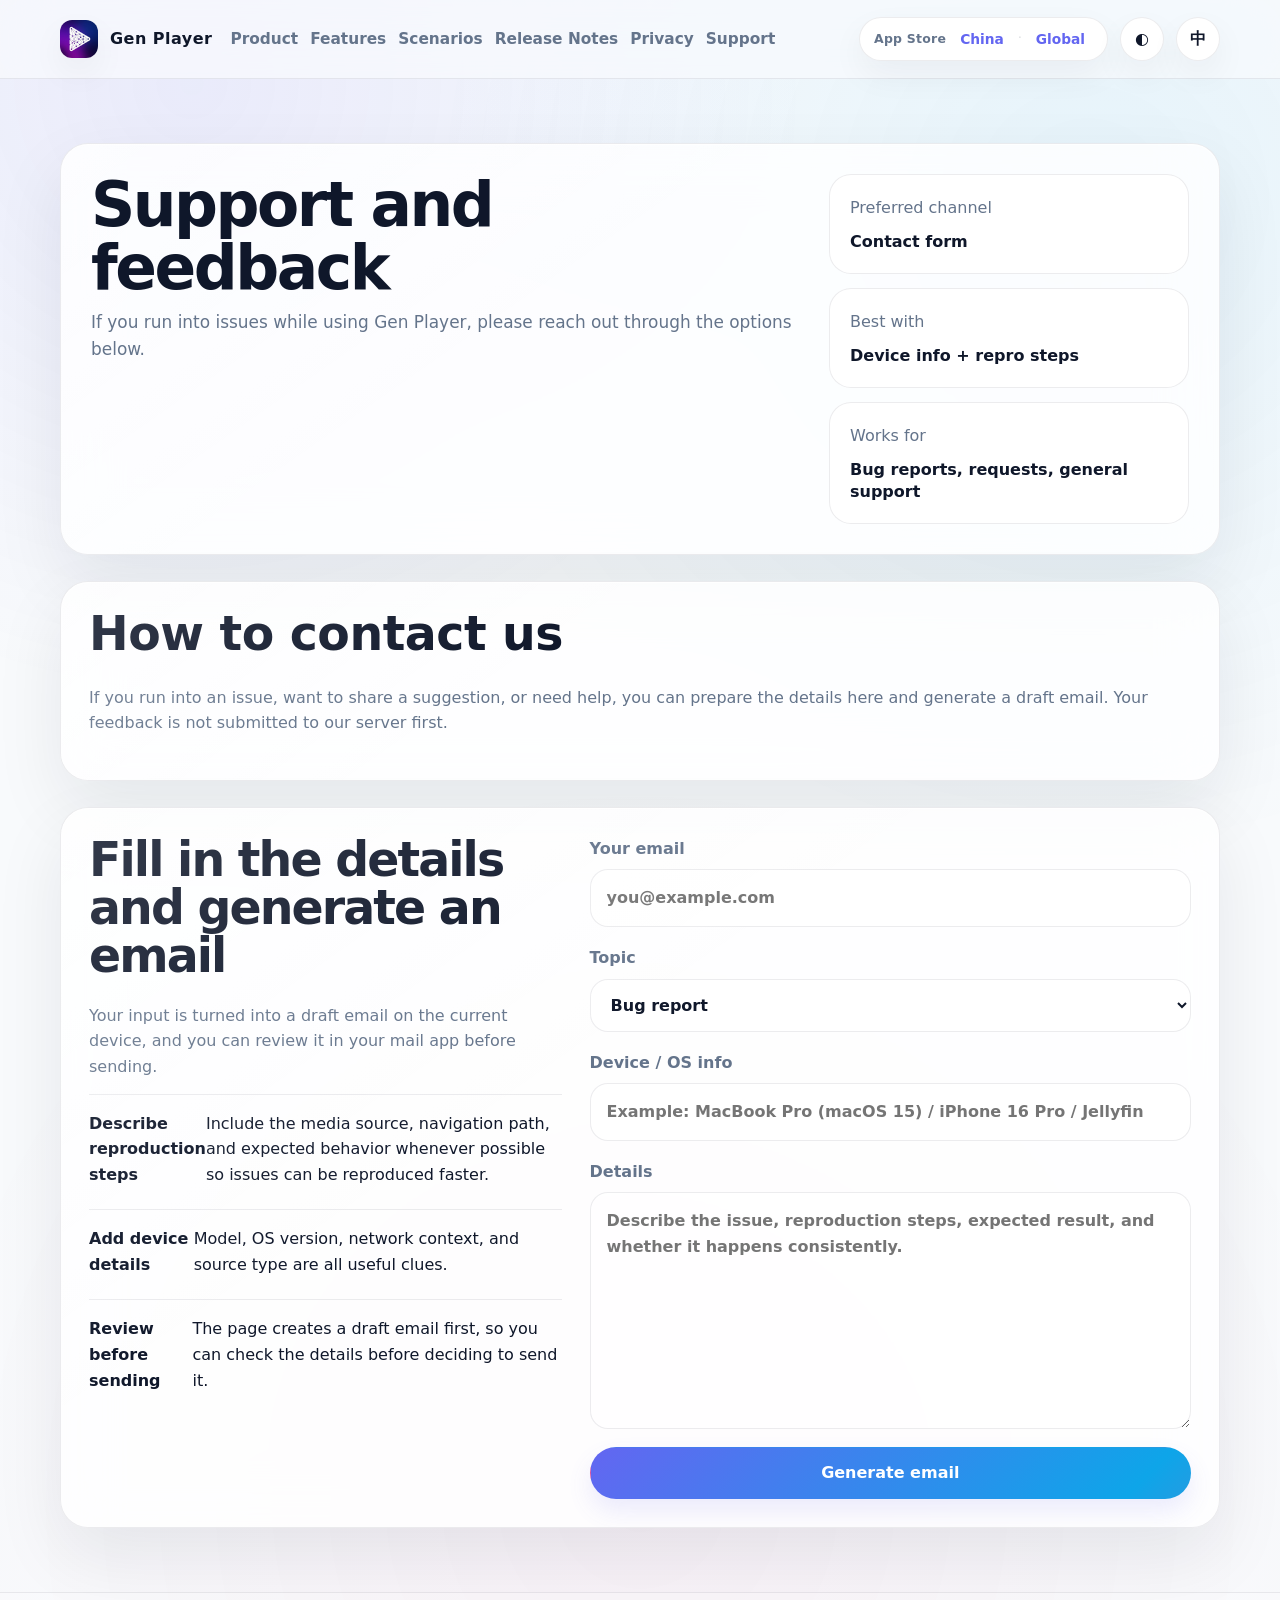
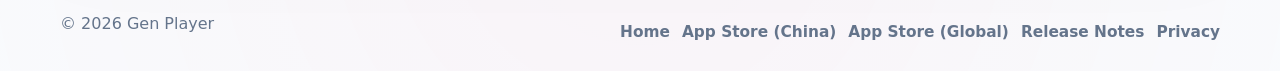
<file: feedback.html>
<!DOCTYPE html>
<html lang="zh-CN">
  <head>
    <meta charset="UTF-8" />
    <meta name="viewport" content="width=device-width, initial-scale=1.0" />
    <title>Gen Player - Support &amp; Feedback</title>
    <meta name="description" content="Gen Player 问题反馈与支持页面，提供反馈表单、提交建议与支持说明。" />
    <script>
      (function () {
        var params = new URLSearchParams(window.location.search);
        var theme = (params.get('theme') || localStorage.getItem('genplayer-theme') || '').toLowerCase();
        var lang = (params.get('lang') || localStorage.getItem('genplayer-language') || '').toLowerCase();
        if (theme !== 'dark' && theme !== 'light') {
          theme = window.matchMedia && window.matchMedia('(prefers-color-scheme: dark)').matches ? 'dark' : 'light';
        }
        if (lang.indexOf('zh') === 0) {
          document.documentElement.lang = 'zh-CN';
        } else if (lang.indexOf('en') === 0) {
          document.documentElement.lang = 'en';
        }
        document.documentElement.setAttribute('data-theme', theme);
        document.documentElement.style.colorScheme = theme;
        document.documentElement.style.backgroundColor = theme === 'dark' ? '#070812' : '#f4efe8';
      })();
    </script>
    <link rel="stylesheet" href="./assets/styles.css?v=20261025a" />
  </head>
  <body data-page="feedback">
    <div class="site-backdrop" aria-hidden="true">
      <span class="backdrop-orb orb-a"></span>
      <span class="backdrop-orb orb-c"></span>
      <span class="backdrop-grid"></span>
    </div>

    <header class="site-header">
      <div class="container nav-shell">
        <a class="brand" href="./index.html">
          <img class="brand-mark" src="./assets/app-icon.png" alt="Gen Player app icon" />
          <span>Gen Player</span>
        </a>
        <nav class="nav-links">
          <a href="./index.html#product" data-i18n="nav.product">产品</a>
          <a href="./index.html#features" data-i18n="nav.features">功能</a>
          <a href="./index.html#scenarios" data-i18n="nav.scenarios">场景</a>
          <a href="./changelog.html" data-i18n="nav.changelog">版本记录</a>
          <a href="./privacy.html" data-i18n="nav.privacy">隐私政策</a>
          <a href="./feedback.html" data-i18n="nav.feedback">问题反馈</a>
        </nav>
        <div class="header-actions">
          <div class="nav-download-split">
            <span class="split-label">App Store</span>
            <a class="split-btn" href="https://apps.apple.com/cn/app/id6760933333" target="_blank" rel="noopener noreferrer" data-i18n="nav.downloadCn">中国大陆</a>
            <span class="split-sep" aria-hidden="true">·</span>
            <a class="split-btn" href="https://apps.apple.com/app/id6760933333" target="_blank" rel="noopener noreferrer" data-i18n="nav.downloadGlobal">其他地区</a>
          </div>
          <div class="toolbar">
            <button type="button" class="toggle" id="themeToggle" aria-label="Theme toggle">◐</button>
            <button type="button" class="toggle" id="langToggle" aria-label="Language toggle">EN</button>
          </div>
        </div>
      </div>
    </header>

    <main class="page-main page-shell">
      <section class="container">
        <div class="card page-hero-card reveal-on-scroll">
          <div class="page-hero-copy">
            <h1 data-i18n="feedbackPage.title">问题反馈与支持</h1>
            <p class="lead" data-i18n="feedbackPage.description">如果你在使用 Gen Player 时遇到问题，欢迎通过下方方式联系。</p>
          </div>
          <div class="page-hero-aside">
            <div class="mini-stat">
              <span class="mini-stat-label" data-i18n="feedbackPage.stat1Label">首选渠道</span>
              <strong data-i18n="feedbackPage.stat1Value">反馈表单</strong>
            </div>
            <div class="mini-stat">
              <span class="mini-stat-label" data-i18n="feedbackPage.stat2Label">建议附上</span>
              <strong data-i18n="feedbackPage.stat2Value">设备信息 + 复现步骤</strong>
            </div>
            <div class="mini-stat">
              <span class="mini-stat-label" data-i18n="feedbackPage.stat3Label">适用场景</span>
              <strong data-i18n="feedbackPage.stat3Value">问题反馈、功能建议、使用咨询</strong>
            </div>
          </div>
        </div>
      </section>

      <section class="container support-overview">
        <section class="card prose-block reveal-on-scroll">
          <div class="card-heading">
            <h2 data-i18n="feedbackPage.contactTitle">如何联系我们</h2>
          </div>
          <p data-i18n="feedbackPage.contactBody"></p>
        </section>
      </section>

      <section class="container">
        <div class="card feedback-split-card reveal-on-scroll">
          <div class="feedback-info-panel">
            <h2 data-i18n="feedbackPage.formTitle">填写信息并生成邮件</h2>
            <p data-i18n="feedbackPage.formBody">填写的信息会先在当前设备上整理成一封待发送邮件，你可以在邮件 App 中确认后再发送。</p>

            <div class="feedback-tips">
              <div class="feedback-tip">
                <strong data-i18n="feedbackPage.tip1Title">描述复现步骤</strong>
                <span data-i18n="feedbackPage.tip1Body">尽量说明媒体来源、触发路径和期望行为，便于更快定位问题。</span>
              </div>
              <div class="feedback-tip">
                <strong data-i18n="feedbackPage.tip2Title">附上设备信息</strong>
                <span data-i18n="feedbackPage.tip2Body">机型、系统版本、网络环境与媒体来源类型都很有帮助。</span>
              </div>
              <div class="feedback-tip">
                <strong data-i18n="feedbackPage.tip3Title">确认后再发送</strong>
                <span data-i18n="feedbackPage.tip3Body">页面会先生成一封待发送邮件，你可以检查内容后再决定是否发出。</span>
              </div>
            </div>
          </div>

          <form id="feedbackForm" class="feedback-form">
            <label>
              <span data-i18n="feedbackPage.formEmail">你的邮箱</span>
              <input type="email" name="email" placeholder="you@example.com" data-i18n-placeholder="feedbackPage.formEmailPlaceholder" />
            </label>
            <label>
              <span data-i18n="feedbackPage.formTopic">问题类型</span>
              <select name="topic">
                <option value="bug" data-i18n="feedbackPage.topicBug">Bug 反馈</option>
                <option value="feature" data-i18n="feedbackPage.topicFeature">功能建议</option>
                <option value="support" data-i18n="feedbackPage.topicSupport">使用咨询</option>
              </select>
            </label>
            <label>
              <span data-i18n="feedbackPage.formDevice">设备/系统信息</span>
              <input type="text" name="device" placeholder="Mac / iPhone / iPad / tvOS" data-i18n-placeholder="feedbackPage.formDevicePlaceholder" />
            </label>
            <label>
              <span data-i18n="feedbackPage.formMessage">详细说明</span>
              <textarea
                name="message"
                rows="8"
                placeholder="Describe your issue..."
                data-i18n-placeholder="feedbackPage.formMessagePlaceholder"
              ></textarea>
            </label>
            <button class="button primary" type="submit" data-i18n="feedbackPage.formSubmit">生成反馈邮件</button>
          </form>
        </div>
      </section>
    </main>

    <footer class="site-footer">
      <div class="container footer-shell">
        <p>© <span id="year"></span> Gen Player</p>
        <div class="footer-links">
          <a href="./index.html" data-i18n="footer.home">首页</a>
          <a href="https://apps.apple.com/cn/app/id6760933333" target="_blank" rel="noopener noreferrer" data-i18n="footer.downloadCn">App Store（中国大陆）</a>
          <a href="https://apps.apple.com/app/id6760933333" target="_blank" rel="noopener noreferrer" data-i18n="footer.downloadGlobal">App Store（其他地区）</a>
          <a href="./changelog.html" data-i18n="footer.changelog">版本记录</a>
          <a href="./privacy.html" data-i18n="footer.privacy">隐私政策</a>
        </div>
      </div>
    </footer>

    <script src="./assets/site.js?v=20261025a"></script>
  </body>
</html>
</file>
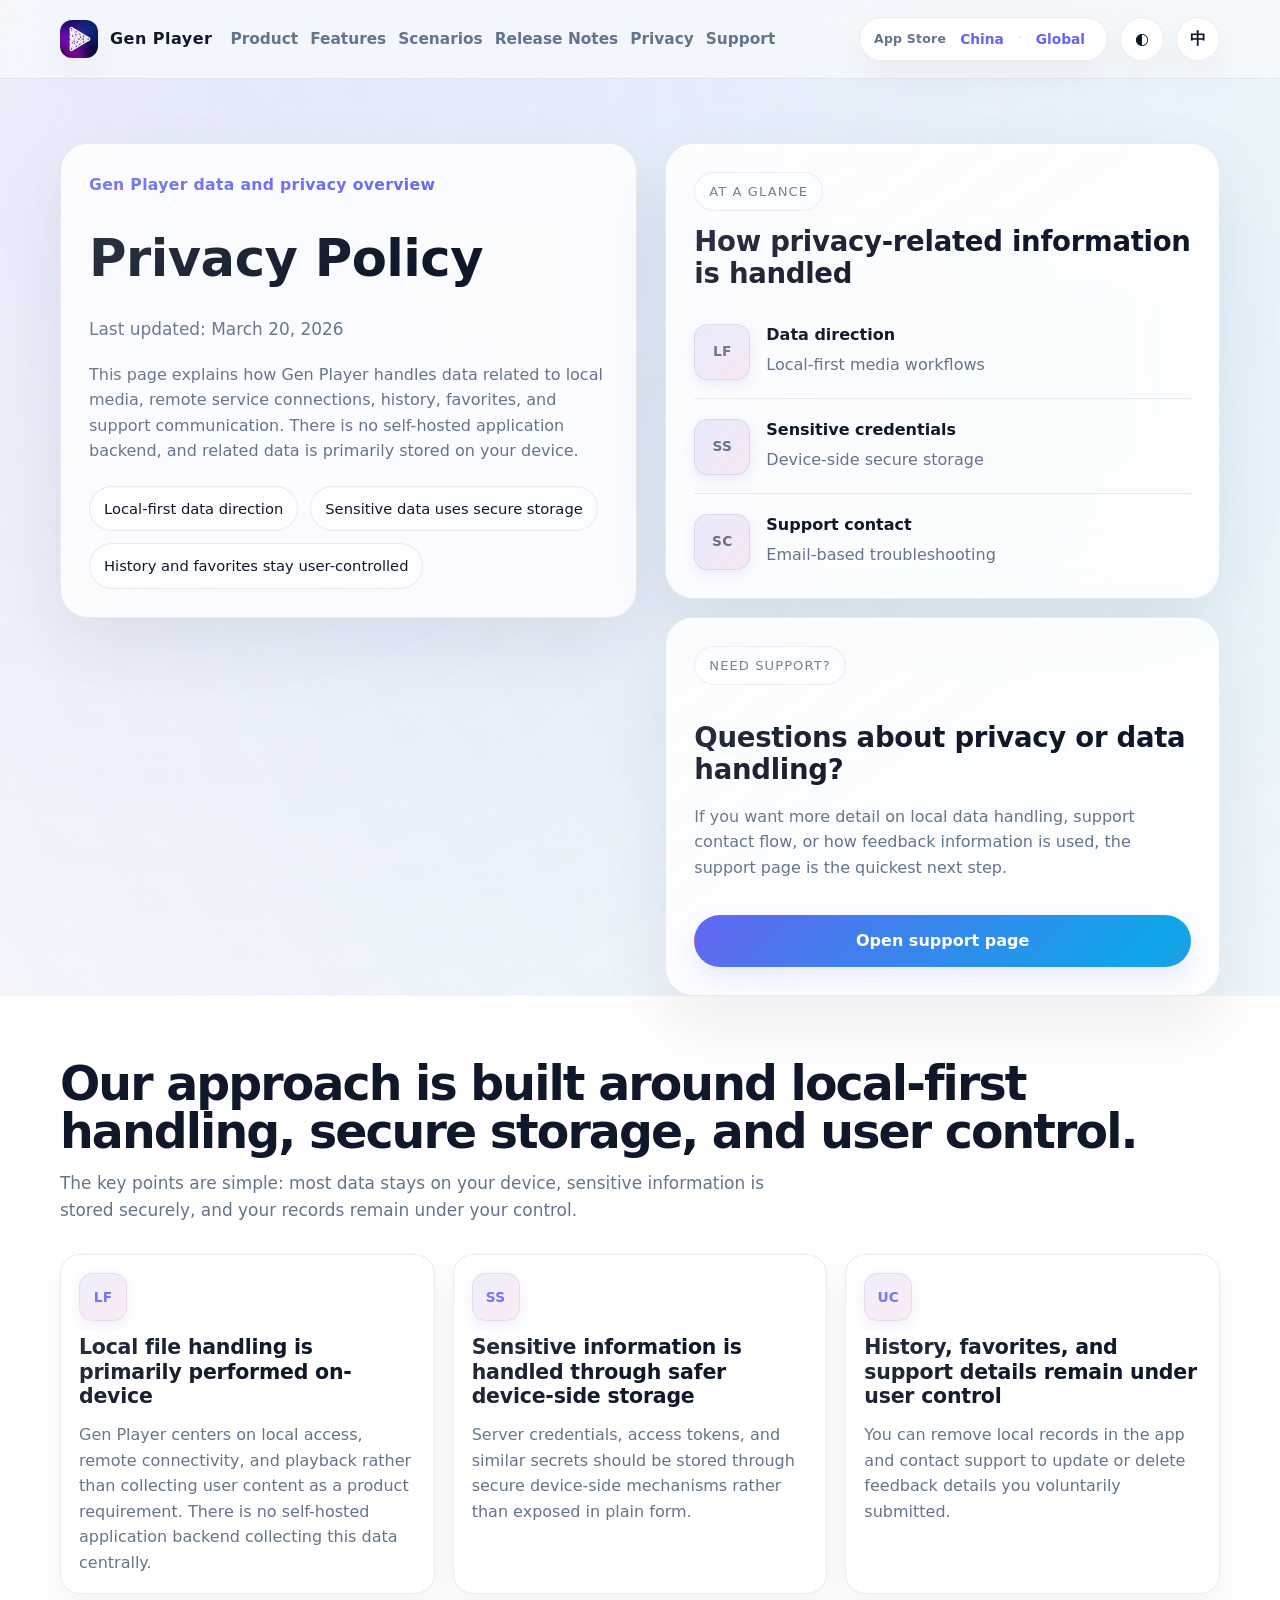
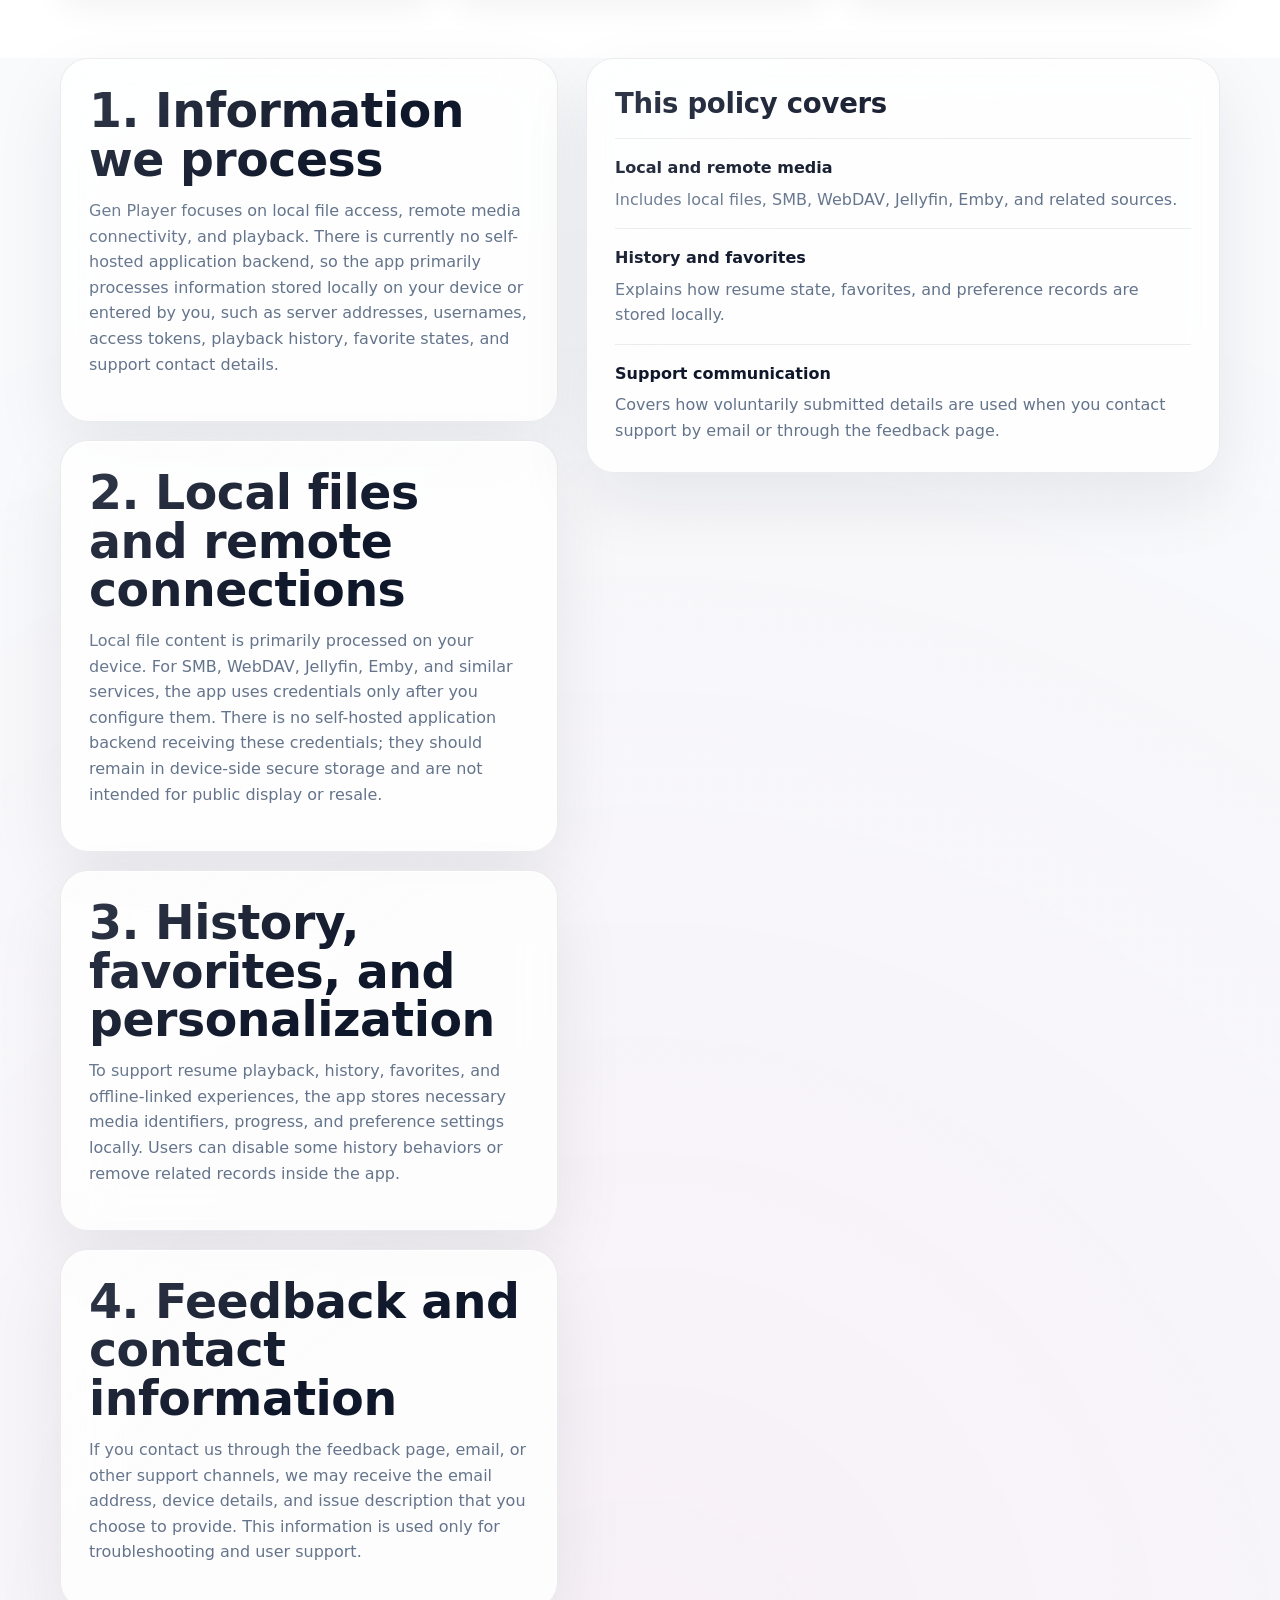
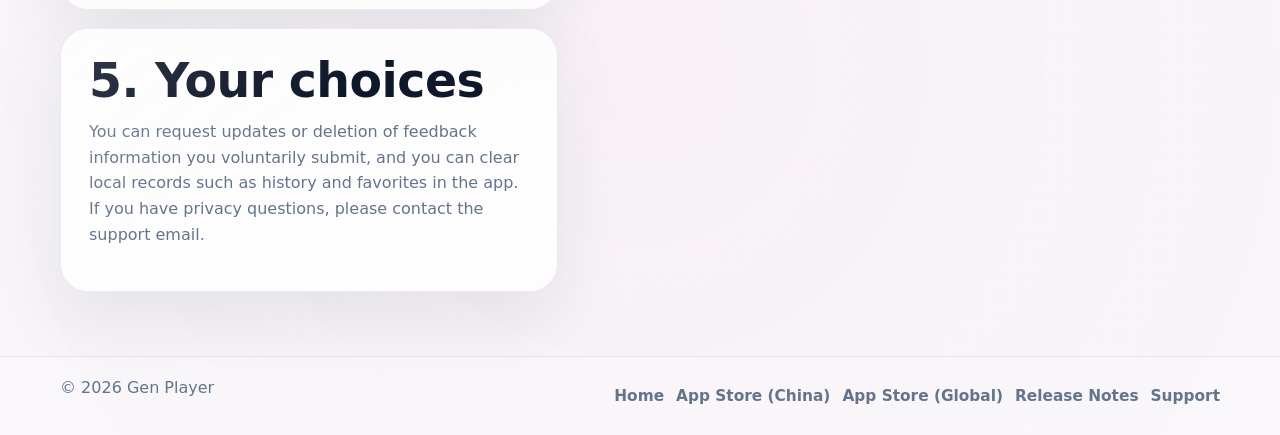
<file: privacy.html>
<!DOCTYPE html>
<html lang="zh-CN">
  <head>
    <meta charset="UTF-8" />
    <meta name="viewport" content="width=device-width, initial-scale=1.0" />
    <title>Gen Player - Privacy Policy</title>
    <meta name="description" content="Gen Player 隐私政策页面，说明本地文件、远程服务账号、历史记录与反馈联系相关的数据处理方式。" />
    <script>
      (function () {
        var params = new URLSearchParams(window.location.search);
        var theme = (params.get('theme') || localStorage.getItem('genplayer-theme') || '').toLowerCase();
        var lang = (params.get('lang') || localStorage.getItem('genplayer-language') || '').toLowerCase();
        if (theme !== 'dark' && theme !== 'light') {
          theme = window.matchMedia && window.matchMedia('(prefers-color-scheme: dark)').matches ? 'dark' : 'light';
        }
        if (lang.indexOf('zh') === 0) {
          document.documentElement.lang = 'zh-CN';
        } else if (lang.indexOf('en') === 0) {
          document.documentElement.lang = 'en';
        }
        document.documentElement.setAttribute('data-theme', theme);
        document.documentElement.style.colorScheme = theme;
        document.documentElement.style.backgroundColor = theme === 'dark' ? '#070812' : '#f4efe8';
      })();
    </script>
    <link rel="stylesheet" href="./assets/styles.css?v=20261025a" />
  </head>
  <body data-page="privacy">
    <div class="site-backdrop" aria-hidden="true">
      <span class="backdrop-orb orb-b"></span>
      <span class="backdrop-orb orb-c"></span>
      <span class="backdrop-grid"></span>
    </div>

    <header class="site-header">
      <div class="container nav-shell">
        <a class="brand" href="./index.html">
          <img class="brand-mark" src="./assets/app-icon.png" alt="Gen Player app icon" />
          <span>Gen Player</span>
        </a>
        <nav class="nav-links">
          <a href="./index.html#product" data-i18n="nav.product">产品</a>
          <a href="./index.html#features" data-i18n="nav.features">功能</a>
          <a href="./index.html#scenarios" data-i18n="nav.scenarios">场景</a>
          <a href="./changelog.html" data-i18n="nav.changelog">版本记录</a>
          <a href="./privacy.html" data-i18n="nav.privacy">隐私政策</a>
          <a href="./feedback.html" data-i18n="nav.feedback">问题反馈</a>
        </nav>
        <div class="header-actions">
          <div class="nav-download-split">
            <span class="split-label">App Store</span>
            <a class="split-btn" href="https://apps.apple.com/cn/app/id6760933333" target="_blank" rel="noopener noreferrer" data-i18n="nav.downloadCn">中国大陆</a>
            <span class="split-sep" aria-hidden="true">·</span>
            <a class="split-btn" href="https://apps.apple.com/app/id6760933333" target="_blank" rel="noopener noreferrer" data-i18n="nav.downloadGlobal">其他地区</a>
          </div>
          <div class="toolbar">
            <button type="button" class="toggle" id="themeToggle" aria-label="Theme toggle">◐</button>
            <button type="button" class="toggle" id="langToggle" aria-label="Language toggle">EN</button>
          </div>
        </div>
      </div>
    </header>

    <main class="page-main page-shell">
      <section class="container">
        <div class="privacy-hero-grid">
          <article class="card privacy-intro-card reveal-on-scroll">
            <p class="hero-kicker" data-i18n="privacyPage.kicker">应用数据与隐私说明</p>
            <h1 data-i18n="privacyPage.title">隐私政策</h1>
            <p class="lead" data-i18n="privacyPage.updated">最后更新：2026-03-20</p>
            <p class="privacy-intro-body" data-i18n="privacyPage.description">本页说明 Gen Player 在本地媒体、远程服务连接、历史记录、收藏和支持沟通中涉及的数据处理方式。当前没有自建服务器，相关数据主要保存在你的设备上。</p>
            <div class="hero-proof">
              <span class="proof-chip" data-i18n="privacyPage.proof1">本地优先的数据方向</span>
              <span class="proof-chip" data-i18n="privacyPage.proof2">敏感信息走安全存储</span>
              <span class="proof-chip" data-i18n="privacyPage.proof3">历史与收藏由用户控制</span>
            </div>
          </article>

          <div class="privacy-side-stack">
            <article class="card privacy-overview-card reveal-on-scroll delay-1">
              <div class="card-heading">
                <span class="card-kicker" data-i18n="privacyPage.overviewKicker">快速概览</span>
                <h2 data-i18n="privacyPage.overviewTitle">我们如何处理与隐私相关的信息</h2>
              </div>
              <div class="privacy-overview-list">
                <div class="privacy-overview-item">
                  <span class="icon-badge" data-i18n="privacyPage.stat1Badge">本地</span>
                  <div>
                    <strong data-i18n="privacyPage.stat1Label">数据处理方向</strong>
                    <span data-i18n="privacyPage.stat1Value">以本地媒体工作流为主</span>
                  </div>
                </div>
                <div class="privacy-overview-item">
                  <span class="icon-badge" data-i18n="privacyPage.stat2Badge">安全</span>
                  <div>
                    <strong data-i18n="privacyPage.stat2Label">敏感凭据</strong>
                    <span data-i18n="privacyPage.stat2Value">设备侧安全存储</span>
                  </div>
                </div>
                <div class="privacy-overview-item">
                  <span class="icon-badge" data-i18n="privacyPage.stat3Badge">支持</span>
                  <div>
                    <strong data-i18n="privacyPage.stat3Label">支持联系</strong>
                    <span data-i18n="privacyPage.stat3Value">通过邮箱进行支持沟通</span>
                  </div>
                </div>
              </div>
            </article>

            <article class="card privacy-support-card reveal-on-scroll delay-2">
              <span class="eyebrow" data-i18n="privacyPage.sideEyebrow">需要帮助？</span>
              <h2 data-i18n="privacyPage.sideTitle">对隐私实践或数据处理有疑问？</h2>
              <p data-i18n="privacyPage.sideBody">如果你想进一步了解本地数据处理方式、支持联系流程，或反馈信息会如何使用，可以直接前往支持与反馈页联系我们。</p>
              <a class="button primary" href="./feedback.html" data-i18n="privacyPage.sideCta">前往支持页面</a>
            </article>
          </div>
        </div>
      </section>

      <section class="section section-soft">
        <div class="container">
          <div class="section-heading reveal-on-scroll">
            <h2 data-i18n="privacyPage.principlesTitle">我们在处理数据时坚持本地优先、安全存储和用户可控。</h2>
            <p data-i18n="privacyPage.principlesBody">你可以在这里快速了解三件事：数据主要留在设备上、敏感信息会安全保存，以及相关记录由你自己管理。</p>
          </div>

          <div class="feature-grid privacy-feature-grid">
            <article class="card feature-card reveal-on-scroll">
              <span class="icon-badge" data-i18n="privacyPage.summary1Badge">本地</span>
              <h3 data-i18n="privacyPage.summary1Title">本地文件处理优先在设备侧完成</h3>
              <p data-i18n="privacyPage.summary1Body">Gen Player 的核心能力围绕本地访问、远程连接和播放体验展开，不以收集用户内容为产品前提；当前没有自建服务器，主要数据处理发生在客户本地设备。</p>
            </article>
            <article class="card feature-card reveal-on-scroll delay-1">
              <span class="icon-badge" data-i18n="privacyPage.summary2Badge">安全</span>
              <h3 data-i18n="privacyPage.summary2Title">敏感信息通过更安全的方式处理</h3>
              <p data-i18n="privacyPage.summary2Body">服务器凭据、访问令牌和类似敏感信息应通过设备侧安全存储方案保管，而不是明文公开暴露。</p>
            </article>
            <article class="card feature-card reveal-on-scroll delay-2">
              <span class="icon-badge" data-i18n="privacyPage.summary3Badge">可控</span>
              <h3 data-i18n="privacyPage.summary3Title">历史、收藏和联系信息可由用户主动控制</h3>
              <p data-i18n="privacyPage.summary3Body">你可以在应用内删除本地记录，也可以通过支持邮箱联系更新或删除主动提交的反馈信息。</p>
            </article>
          </div>
        </div>
      </section>

      <section class="container legal-layout">
        <div class="legal-main">
          <section class="card prose-block reveal-on-scroll">
            <h2 data-i18n="privacyPage.section1Title">1. 我们处理哪些信息</h2>
            <p data-i18n="privacyPage.section1Body"></p>
          </section>

          <section class="card prose-block reveal-on-scroll delay-1">
            <h2 data-i18n="privacyPage.section2Title">2. 本地文件与远程服务连接</h2>
            <p data-i18n="privacyPage.section2Body"></p>
          </section>

          <section class="card prose-block reveal-on-scroll delay-2">
            <h2 data-i18n="privacyPage.section3Title">3. 历史记录、收藏与个性化功能</h2>
            <p data-i18n="privacyPage.section3Body"></p>
          </section>

          <section class="card prose-block reveal-on-scroll">
            <h2 data-i18n="privacyPage.section4Title">4. 反馈与联系信息</h2>
            <p data-i18n="privacyPage.section4Body"></p>
          </section>

          <section class="card prose-block reveal-on-scroll delay-1">
            <h2 data-i18n="privacyPage.section5Title">5. 你的权利</h2>
            <p data-i18n="privacyPage.section5Body"></p>
          </section>
        </div>

        <aside class="legal-side reveal-on-scroll delay-2">
          <div class="card legal-side-card">
            <h2 data-i18n="privacyPage.quickFactsTitle">这份说明包括这些内容</h2>
            <div class="feature-list">
              <div class="feature-list-item">
                <strong data-i18n="privacyPage.quickFact1Title">本地与远程媒体</strong>
                <span data-i18n="privacyPage.quickFact1Body">包含本地文件、SMB、WebDAV、Jellyfin、Emby 等来源。</span>
              </div>
              <div class="feature-list-item">
                <strong data-i18n="privacyPage.quickFact2Title">历史与收藏</strong>
                <span data-i18n="privacyPage.quickFact2Body">说明继续播放、收藏和偏好记录在本地的保存逻辑。</span>
              </div>
              <div class="feature-list-item">
                <strong data-i18n="privacyPage.quickFact3Title">支持沟通</strong>
                <span data-i18n="privacyPage.quickFact3Body">解释通过邮箱或反馈页主动提交信息时的处理用途。</span>
              </div>
            </div>
          </div>
        </aside>
      </section>
    </main>

    <footer class="site-footer">
      <div class="container footer-shell">
        <p>© <span id="year"></span> Gen Player</p>
        <div class="footer-links">
          <a href="./index.html" data-i18n="footer.home">首页</a>
          <a href="https://apps.apple.com/cn/app/id6760933333" target="_blank" rel="noopener noreferrer" data-i18n="footer.downloadCn">App Store（中国大陆）</a>
          <a href="https://apps.apple.com/app/id6760933333" target="_blank" rel="noopener noreferrer" data-i18n="footer.downloadGlobal">App Store（其他地区）</a>
          <a href="./changelog.html" data-i18n="footer.changelog">版本记录</a>
          <a href="./feedback.html" data-i18n="footer.feedback">问题反馈</a>
        </div>
      </div>
    </footer>

    <script src="./assets/site.js?v=20261025a"></script>
  </body>
</html>
</file>
<file: assets/styles.css>
:root {
  color-scheme: light dark;
  --font-display: system-ui, -apple-system, BlinkMacSystemFont, "SF Pro Display", "PingFang SC", "Hiragino Sans GB", "Microsoft YaHei", sans-serif;
  --font-body: system-ui, -apple-system, BlinkMacSystemFont, "SF Pro Text", "Segoe UI", "PingFang SC", "Hiragino Sans GB", "Microsoft YaHei", sans-serif;
  --bg: #f8fafc;
  --bg-soft: #ffffff;
  --panel: rgba(255, 255, 255, 0.82);
  --panel-solid: #ffffff;
  --panel-alt: #f1f5f9;
  --text: #0f172a;
  --text-muted: #64748b;
  --line: rgba(15, 23, 42, 0.08);
  --line-strong: rgba(15, 23, 42, 0.16);
  --accent: #6366f1;
  --accent-secondary: #0ea5e9;
  --accent-strong: #4f46e5;
  --accent-soft: rgba(99, 102, 241, 0.12);
  --accent-warm: #ec4899;
  --shadow-lg: 0 28px 70px rgba(15, 23, 42, 0.08);
  --shadow-md: 0 14px 34px rgba(15, 23, 42, 0.05);
  --card-specular: inset 0 1px 1px 0 rgba(255, 255, 255, 0.85);
  --card-glow: 0 16px 40px -10px rgba(99, 102, 241, 0.18);
  --radius-xl: 28px;
  --radius-lg: 22px;
  --radius-md: 16px;
  --radius-sm: 12px;
}

html[data-theme='dark'],
body[data-theme='dark'] {
  --bg: #060813;
  --bg-soft: #0b0e22;
  --panel: rgba(14, 18, 36, 0.78);
  --panel-solid: #0f142a;
  --panel-alt: #161c38;
  --text: #f8fafc;
  --text-muted: #94a3b8;
  --line: rgba(255, 255, 255, 0.08);
  --line-strong: rgba(255, 255, 255, 0.16);
  --accent: #818cf8;
  --accent-secondary: #38bdf8;
  --accent-strong: #c7d2fe;
  --accent-soft: rgba(129, 140, 248, 0.18);
  --accent-warm: #c084fc;
  --shadow-lg: 0 28px 70px rgba(0, 0, 0, 0.45);
  --shadow-md: 0 18px 42px rgba(0, 0, 0, 0.32);
  --card-specular: inset 0 1px 1px 0 rgba(255, 255, 255, 0.14);
  --card-glow: 0 20px 48px -12px rgba(129, 140, 248, 0.28);
}

* {
  box-sizing: border-box;
}

html {
  scroll-behavior: smooth;
  min-height: 100%;
  background: var(--bg);
}

body {
  position: relative;
  margin: 0;
  min-height: 100vh;
  min-height: 100dvh;
  font-family: var(--font-body);
  background:
    radial-gradient(circle at 15% 5%, rgba(99, 102, 241, 0.10), transparent 32%),
    radial-gradient(circle at 85% 12%, rgba(14, 165, 233, 0.08), transparent 36%),
    radial-gradient(circle at 50% 90%, rgba(236, 72, 153, 0.05), transparent 45%),
    var(--bg);
  color: var(--text);
  line-height: 1.6;
  overflow-x: hidden;
}

body[data-theme='dark'] {
  background:
    radial-gradient(circle at 12% -8%, rgba(99, 102, 241, 0.26), transparent 38%),
    radial-gradient(circle at 88% 14%, rgba(56, 189, 248, 0.20), transparent 42%),
    radial-gradient(circle at 50% 80%, rgba(192, 132, 252, 0.12), transparent 48%),
    var(--bg);
}

a {
  color: inherit;
  text-decoration: none;
}

button,
input,
select,
textarea {
  font: inherit;
}

h1,
h2,
h3,
h4,
p {
  margin-top: 0;
}

h1,
h2,
h3 {
  font-family: var(--font-display);
  letter-spacing: -0.04em;
  font-weight: 800;
}

html[lang='zh-CN'] h1,
html[lang='zh-CN'] h2,
html[lang='zh-CN'] h3 {
  letter-spacing: -0.01em;
}

h1 {
  font-size: clamp(2.8rem, 6vw, 5.6rem);
  line-height: 0.96;
  margin-bottom: 22px;
}

h2 {
  font-size: clamp(2rem, 3.7vw, 3.8rem);
  line-height: 1.02;
  margin-bottom: 14px;
}

h3 {
  font-size: 1.28rem;
  line-height: 1.18;
  margin-bottom: 12px;
}

p,
small,
label span,
.stage-body,
.mini-card span,
.feature-list-item span,
.journey-step p,
.support-item small,
.scenario-card p,
.spotlight-card p,
.mini-stat-label {
  color: var(--text-muted);
}

.site-backdrop {
  position: fixed;
  inset: 0;
  pointer-events: none;
  z-index: -1;
  overflow: hidden;
}

.backdrop-orb {
  position: absolute;
  border-radius: 999px;
  filter: blur(18px);
  opacity: 0.8;
  animation: floatOrb 16s ease-in-out infinite;
}

.orb-a {
  top: -140px;
  left: -60px;
  width: 320px;
  height: 320px;
  background: rgba(219, 127, 56, 0.18);
}

.orb-b {
  top: 18%;
  right: -120px;
  width: 380px;
  height: 380px;
  background: rgba(15, 118, 110, 0.16);
  animation-delay: -6s;
}

body[data-theme='dark'] .orb-b {
  background: rgba(93, 81, 228, 0.18);
}

.orb-c {
  bottom: 10%;
  left: 8%;
  width: 240px;
  height: 240px;
  background: rgba(112, 132, 255, 0.12);
  animation-delay: -10s;
}

body[data-theme='dark'] .orb-c {
  background: rgba(214, 120, 255, 0.14);
}

.backdrop-grid {
  position: absolute;
  inset: 0;
  background-image:
    linear-gradient(to right, rgba(255, 255, 255, 0.02) 1px, transparent 1px),
    linear-gradient(to bottom, rgba(255, 255, 255, 0.02) 1px, transparent 1px);
  background-size: 72px 72px;
  mask-image: linear-gradient(to bottom, rgba(0, 0, 0, 0.44), transparent 80%);
}

.container {
  width: min(1160px, calc(100% - 40px));
  margin: 0 auto;
}

.site-header {
  position: sticky;
  top: 0;
  z-index: 30;
  backdrop-filter: blur(24px) saturate(180%);
  -webkit-backdrop-filter: blur(24px) saturate(180%);
  background: rgba(248, 250, 252, 0.75);
  border-bottom: 1px solid var(--line);
  transition: background 200ms ease, border-color 200ms ease;
}

body[data-theme='dark'] .site-header {
  background: rgba(6, 8, 19, 0.78);
}

.nav-shell,
.footer-shell {
  display: flex;
  align-items: center;
  justify-content: space-between;
  gap: 18px;
  min-height: 78px;
}

.brand {
  display: inline-flex;
  align-items: center;
  gap: 12px;
  font-weight: 800;
  font-size: 1rem;
  letter-spacing: 0.03em;
}

.brand-mark {
  display: block;
  width: 38px;
  height: 38px;
  border-radius: 12px;
  object-fit: cover;
  box-shadow: var(--shadow-md);
}

.nav-links,
.header-actions,
.toolbar,
.footer-links,
.hero-proof,
.stage-pills,
.hero-actions {
  display: flex;
  align-items: center;
  gap: 12px;
  flex-wrap: wrap;
}

.nav-links a,
.footer-links a {
  color: var(--text-muted);
  font-size: 0.96rem;
  font-weight: 600;
  transition: color 180ms ease, transform 180ms ease;
}

.nav-links a:hover,
.footer-links a:hover {
  color: var(--text);
  transform: translateY(-1px);
}

.header-actions {
  margin-left: auto;
}

.toggle,
.button,
.proof-chip,
.pill {
  border-radius: 999px;
  border: 1px solid var(--line);
}

.toggle {
  min-width: 44px;
  height: 44px;
  padding: 0 12px;
  cursor: pointer;
  background: var(--panel-solid);
  color: var(--text);
  box-shadow: var(--shadow-md);
  font-weight: 700;
  transition: transform 180ms ease, border-color 180ms ease, box-shadow 180ms ease;
}

.toggle:hover {
  border-color: var(--line-strong);
  transform: translateY(-1px);
  box-shadow: var(--shadow-lg);
}

.nav-download {
  min-height: 44px;
  padding: 0 20px;
  background: linear-gradient(135deg, rgba(255, 255, 255, 0.95), rgba(241, 245, 249, 0.9));
  color: #0f172a;
  border-color: rgba(15, 23, 42, 0.12);
  box-shadow: 0 4px 14px rgba(15, 23, 42, 0.06), inset 0 1px 1px #ffffff;
  white-space: nowrap;
  font-weight: 700;
  display: inline-flex;
  align-items: center;
  gap: 8px;
  transition: transform 200ms ease, box-shadow 200ms ease, background 200ms ease;
}

body[data-theme='dark'] .nav-download {
  background: linear-gradient(135deg, rgba(255, 255, 255, 0.12), rgba(255, 255, 255, 0.04));
  color: #ffffff;
  border-color: rgba(255, 255, 255, 0.18);
  box-shadow: 0 4px 18px rgba(0, 0, 0, 0.35), inset 0 1px 1px rgba(255, 255, 255, 0.2);
}

.nav-download:hover {
  transform: translateY(-2px);
  box-shadow: 0 8px 24px var(--accent-soft);
}

/* Nav Split Download Pill */
.nav-download-split {
  display: inline-flex;
  align-items: center;
  gap: 6px;
  min-height: 44px;
  padding: 0 14px;
  border-radius: 999px;
  border: 1px solid var(--line);
  background: var(--panel-solid);
  box-shadow: var(--shadow-md), var(--card-specular);
  font-size: 0.86rem;
  font-weight: 700;
  transition: transform 180ms ease, box-shadow 180ms ease, border-color 180ms ease;
}

body[data-theme='dark'] .nav-download-split {
  background: rgba(255, 255, 255, 0.05);
  border-color: rgba(255, 255, 255, 0.14);
}

.nav-download-split:hover {
  border-color: var(--line-strong);
  box-shadow: var(--shadow-lg);
}

.split-label {
  color: var(--text-muted);
  font-size: 0.78rem;
  letter-spacing: 0.02em;
  display: flex;
  align-items: center;
  gap: 4px;
}

.split-btn {
  color: var(--accent);
  padding: 4px 8px;
  border-radius: 8px;
  transition: background 160ms ease, color 160ms ease, transform 160ms ease;
  white-space: nowrap;
}

.split-btn:hover {
  background: var(--accent-soft);
  color: var(--text);
  transform: translateY(-1px);
}

.split-sep {
  color: var(--line-strong);
  font-weight: 400;
  user-select: none;
  font-size: 0.75rem;
}

.hero-home {
  padding: 54px 0 34px;
}

.section,
.page-main {
  padding: 64px 0;
}

.page-shell {
  min-height: calc(100vh - 156px);
}

.page-main > .container + .container {
  margin-top: 26px;
}

.hero-grid,
.privacy-hero-grid,
.spotlight-shell,
.feedback-split-card,
.legal-layout {
  display: grid;
  gap: 28px;
}

.hero-grid,
.privacy-hero-grid,
.spotlight-shell {
  grid-template-columns: minmax(0, 1.02fr) minmax(320px, 0.98fr);
  align-items: center;
}

.privacy-hero-grid {
  align-items: start;
}

.hero-copy,
.page-hero-copy,
.roadmap-copy {
  position: relative;
  z-index: 1;
}

.hero-copy {
  max-width: 38rem;
}

.hero-copy h1 {
  max-width: 9.2em;
  font-size: clamp(3.1rem, 6vw, 5.15rem);
  line-height: 1.02;
  margin-bottom: 18px;
}

.hero-copy .lead {
  margin-bottom: 0;
}

.hero-copy .hero-actions {
  margin-top: 28px;
}

.hero-copy .hero-proof {
  display: grid;
  gap: 12px;
  margin-top: 24px;
  justify-items: start;
}

.hero-copy .proof-chip {
  position: relative;
  padding: 0 0 0 18px;
  border: none;
  border-radius: 0;
  background: none;
  color: var(--text-muted);
  font-size: 0.98rem;
  line-height: 1.5;
  box-shadow: none;
}

body[data-theme='dark'] .hero-copy .proof-chip {
  border: none;
  background: none;
}

.hero-copy .proof-chip::before {
  content: "";
  position: absolute;
  top: 0.62em;
  left: 0;
  width: 7px;
  height: 7px;
  border-radius: 999px;
  background: linear-gradient(135deg, var(--accent) 0%, var(--accent-warm) 100%);
  box-shadow: 0 0 0 5px var(--accent-soft);
}

.page-hero-copy > :first-child,
.card-heading > :first-child,
.feedback-info-panel > :first-child,
.roadmap-copy > :first-child,
.section-heading > :first-child {
  margin-top: 0;
}

.privacy-intro-card,
.privacy-overview-card,
.privacy-support-card {
  display: grid;
  gap: 18px;
}

.privacy-intro-card {
  padding: 34px;
}

.privacy-intro-card h1 {
  max-width: 560px;
  font-size: clamp(2.2rem, 4vw, 3.5rem);
  line-height: 1.08;
  letter-spacing: -0.01em;
  margin-bottom: 12px;
}

.privacy-intro-card .lead {
  margin-bottom: 0;
}

.privacy-intro-body {
  max-width: 720px;
  margin-bottom: 4px;
  font-size: 1rem;
  color: var(--text-muted);
}

.privacy-side-stack,
.privacy-overview-list {
  display: grid;
  gap: 18px;
}

.privacy-overview-card h2,
.privacy-support-card h2,
.legal-side-card h2 {
  font-size: clamp(1.45rem, 2.15vw, 2rem);
  line-height: 1.18;
  letter-spacing: -0.01em;
  margin-bottom: 0;
}

.hero-kicker {
  margin-bottom: 16px;
  font-size: 0.98rem;
  font-weight: 700;
  letter-spacing: 0.02em;
  color: var(--accent);
}

html[lang='zh-CN'] .hero-kicker {
  letter-spacing: 0;
}

.eyebrow,
.card-kicker,
.scenario-label,
.stage-label,
.stage-tag,
.note-label {
  display: inline-flex;
  align-items: center;
  gap: 8px;
  padding: 8px 14px;
  width: fit-content;
  max-width: 100%;
  border-radius: 999px;
  border: 1px solid var(--line);
  background: rgba(255, 255, 255, 0.34);
  color: var(--text-muted);
  font-size: 0.82rem;
  letter-spacing: 0.08em;
  text-transform: uppercase;
  justify-self: start;
  align-self: flex-start;
}

html[lang='zh-CN'] .eyebrow,
html[lang='zh-CN'] .card-kicker,
html[lang='zh-CN'] .scenario-label,
html[lang='zh-CN'] .stage-label,
html[lang='zh-CN'] .stage-tag,
html[lang='zh-CN'] .note-label {
  letter-spacing: 0.02em;
  text-transform: none;
}

body[data-theme='dark'] .eyebrow,
body[data-theme='dark'] .card-kicker,
body[data-theme='dark'] .scenario-label,
body[data-theme='dark'] .stage-label,
body[data-theme='dark'] .stage-tag,
body[data-theme='dark'] .note-label {
  background: rgba(255, 255, 255, 0.03);
}

.eyebrow {
  margin-bottom: 18px;
}

.lead,
.section-heading p {
  max-width: 760px;
  font-size: 1.06rem;
}

.button {
  display: inline-flex;
  align-items: center;
  justify-content: center;
  min-height: 52px;
  padding: 0 20px;
  font-weight: 700;
  cursor: pointer;
  transition: transform 180ms ease, box-shadow 180ms ease, border-color 180ms ease;
}

.button:hover,
.toggle:hover {
  transform: translateY(-1px);
}

.button.primary {
  color: #ffffff;
  background: linear-gradient(135deg, var(--accent) 0%, var(--accent-secondary) 45%, var(--accent-warm) 100%);
  border-color: transparent;
  box-shadow: 0 12px 24px var(--accent-soft);
  background-size: 200% 200%;
  transition: transform 240ms cubic-bezier(0.4, 0, 0.2, 1), background-position 400ms ease, box-shadow 240ms ease;
}

.button.primary:hover {
  background-position: 100% 100%;
  box-shadow: 0 16px 32px var(--accent-soft);
  transform: translateY(-2px) scale(1.02);
}

.button.secondary {
  background: transparent;
  color: var(--text);
}

.button.secondary:hover {
  border-color: var(--line-strong);
}

.button.secondary.download-global {
  background: var(--panel-solid);
  border: 1px solid var(--line-strong);
  box-shadow: var(--shadow-md);
}

.button.secondary.download-global:hover {
  border-color: var(--accent);
  color: var(--accent);
  transform: translateY(-2px);
  box-shadow: var(--shadow-lg), var(--card-glow);
}

.button.ghost {
  background: transparent;
  color: var(--text-muted);
  border: 1px dashed var(--line-strong);
}

.button.ghost:hover {
  color: var(--text);
  border-color: var(--accent);
  border-style: solid;
}

.proof-chip,
.pill {
  padding: 10px 14px;
  background: rgba(255, 255, 255, 0.38);
  color: var(--text);
  font-size: 0.92rem;
}

body[data-theme='dark'] .proof-chip,
body[data-theme='dark'] .pill {
  background: rgba(255, 255, 255, 0.03);
}

.hero-visual {
  position: relative;
  min-height: auto;
  display: grid;
  place-items: center;
}

.card {
  position: relative;
  overflow: hidden;
  padding: 28px;
  border: 1px solid var(--line);
  border-radius: var(--radius-xl);
  background: var(--panel);
  box-shadow: var(--shadow-lg), var(--card-specular);
  backdrop-filter: blur(28px);
  -webkit-backdrop-filter: blur(28px);
  transition: transform 320ms cubic-bezier(0.16, 1, 0.3, 1), box-shadow 320ms cubic-bezier(0.16, 1, 0.3, 1), border-color 280ms ease;
}

.card::before {
  content: "";
  position: absolute;
  inset: 0;
  background: linear-gradient(145deg, rgba(255, 255, 255, 0.16), transparent 42%);
  pointer-events: none;
}

.stage-card {
  width: min(100%, 540px);
  padding: 24px;
}

/* macOS Window Mockup Styles */
.mac-window-shell {
  border-radius: 20px;
  border: 1px solid var(--line-strong);
  background: var(--panel-solid);
  overflow: hidden;
  box-shadow: 0 20px 50px -10px rgba(0, 0, 0, 0.35);
  margin-bottom: 20px;
}

.mac-window-header {
  display: flex;
  align-items: center;
  justify-content: space-between;
  padding: 10px 14px;
  background: rgba(0, 0, 0, 0.04);
  border-bottom: 1px solid var(--line);
}

body[data-theme='dark'] .mac-window-header {
  background: rgba(255, 255, 255, 0.03);
}

.mac-traffic-lights {
  display: flex;
  align-items: center;
  gap: 7px;
}

.mac-dot {
  width: 11px;
  height: 11px;
  border-radius: 999px;
  display: inline-block;
  box-shadow: inset 0 0 1px rgba(0, 0, 0, 0.4);
}

.mac-dot.close { background: #ff5f56; }
.mac-dot.minimize { background: #ffbd2e; }
.mac-dot.maximize { background: #27c93f; }

.mac-window-title {
  font-size: 0.78rem;
  font-weight: 600;
  color: var(--text-muted);
  letter-spacing: 0.02em;
  display: flex;
  align-items: center;
  gap: 6px;
}

.mac-window-pill {
  font-size: 0.70rem;
  padding: 2px 8px;
  border-radius: 999px;
  background: var(--accent-soft);
  color: var(--accent);
  font-weight: 700;
}

.mac-player-stage {
  position: relative;
  aspect-ratio: 16 / 9.5;
  background:
    radial-gradient(circle at 75% 25%, rgba(129, 140, 248, 0.35), transparent 45%),
    radial-gradient(circle at 25% 75%, rgba(56, 189, 248, 0.25), transparent 45%),
    linear-gradient(135deg, #090d1f 0%, #03040a 100%);
  display: flex;
  flex-direction: column;
  justify-content: space-between;
  padding: 14px;
  overflow: hidden;
  color: #ffffff;
}

.mac-player-stage::after {
  content: "";
  position: absolute;
  inset: 0;
  background: radial-gradient(circle at center, transparent 30%, rgba(0, 0, 0, 0.5) 100%);
  pointer-events: none;
}

.stage-overlay-top {
  position: relative;
  z-index: 2;
  display: flex;
  align-items: center;
  justify-content: space-between;
  gap: 8px;
}

.stage-badge-group {
  display: flex;
  align-items: center;
  gap: 6px;
}

.stage-spec-tag {
  font-size: 0.68rem;
  font-weight: 700;
  padding: 3px 8px;
  border-radius: 6px;
  background: rgba(0, 0, 0, 0.55);
  backdrop-filter: blur(10px);
  -webkit-backdrop-filter: blur(10px);
  border: 1px solid rgba(255, 255, 255, 0.15);
  color: #f1f5f9;
  letter-spacing: 0.04em;
}

.stage-spec-tag.highlight {
  background: linear-gradient(135deg, rgba(99, 102, 241, 0.75), rgba(14, 165, 233, 0.75));
  border-color: rgba(255, 255, 255, 0.3);
  color: #ffffff;
}

.stage-center-play {
  position: relative;
  z-index: 2;
  align-self: center;
  width: 48px;
  height: 48px;
  border-radius: 999px;
  background: rgba(255, 255, 255, 0.18);
  backdrop-filter: blur(16px);
  -webkit-backdrop-filter: blur(16px);
  border: 1px solid rgba(255, 255, 255, 0.35);
  display: grid;
  place-items: center;
  box-shadow: 0 8px 24px rgba(0, 0, 0, 0.4), 0 0 20px rgba(129, 140, 248, 0.3);
  cursor: pointer;
  transition: transform 220ms ease, background 220ms ease;
}

.stage-center-play:hover {
  transform: scale(1.08);
  background: rgba(255, 255, 255, 0.28);
}

.stage-center-play svg {
  width: 18px;
  height: 18px;
  fill: #ffffff;
  margin-left: 3px;
}

.stage-subtitle-demo {
  position: relative;
  z-index: 2;
  text-align: center;
  margin-bottom: 8px;
}

.sub-zh {
  font-size: 0.88rem;
  font-weight: 700;
  color: #ffffff;
  text-shadow: 0 2px 6px rgba(0, 0, 0, 0.9), 0 0 12px rgba(0, 0, 0, 0.6);
  letter-spacing: 0.02em;
}

.sub-en {
  font-size: 0.68rem;
  color: rgba(255, 255, 255, 0.82);
  text-shadow: 0 2px 4px rgba(0, 0, 0, 0.9);
  letter-spacing: 0.01em;
}

.stage-playback-bar {
  position: relative;
  z-index: 2;
  display: flex;
  flex-direction: column;
  gap: 6px;
  padding: 8px 10px;
  border-radius: 10px;
  background: rgba(0, 0, 0, 0.55);
  backdrop-filter: blur(14px);
  -webkit-backdrop-filter: blur(14px);
  border: 1px solid rgba(255, 255, 255, 0.12);
}

.timeline-track {
  position: relative;
  width: 100%;
  height: 4px;
  border-radius: 999px;
  background: rgba(255, 255, 255, 0.2);
  overflow: hidden;
}

.timeline-fill {
  position: absolute;
  top: 0;
  left: 0;
  bottom: 0;
  width: 62%;
  border-radius: 999px;
  background: linear-gradient(90deg, #6366f1, #38bdf8);
  box-shadow: 0 0 8px #38bdf8;
}

.timeline-controls {
  display: flex;
  align-items: center;
  justify-content: space-between;
  font-size: 0.70rem;
  color: rgba(255, 255, 255, 0.8);
}

.timeline-time {
  font-variant-numeric: tabular-nums;
  letter-spacing: 0.04em;
}

.timeline-icons {
  display: flex;
  align-items: center;
  gap: 10px;
  font-size: 0.75rem;
}

.stage-platforms-strip {
  display: flex;
  align-items: center;
  justify-content: space-between;
  gap: 8px;
  margin-bottom: 18px;
  padding: 8px 12px;
  border-radius: 12px;
  background: var(--panel-alt);
  border: 1px solid var(--line);
}

.platform-pill-item {
  display: inline-flex;
  align-items: center;
  gap: 6px;
  font-size: 0.78rem;
  font-weight: 700;
  color: var(--text);
}

.platform-pill-item svg {
  width: 14px;
  height: 14px;
  fill: currentColor;
}

.stage-header,
.page-hero-card,
.mini-stat,
.journey-step,
.support-item,
.feedback-tip {
  display: flex;
}

.stage-header {
  align-items: center;
  justify-content: space-between;
  gap: 12px;
  margin-bottom: 18px;
}

.stage-main {
  display: grid;
  gap: 14px;
  margin-bottom: 20px;
}

.stage-title {
  margin-bottom: 10px;
  font-size: 1.20rem;
  font-weight: 800;
  line-height: 1.25;
}

.stage-mini-grid,
.metrics-grid,
.feature-grid,
.scenario-grid,
.privacy-summary-grid {
  display: grid;
  gap: 18px;
}

.stage-mini-grid {
  grid-template-columns: repeat(3, minmax(0, 1fr));
}

.mini-card,
.metric-card,
.feature-card,
.summary-card {
  padding: 18px;
  border-radius: 20px;
  border: 1px solid var(--line);
  background: var(--panel-solid);
  box-shadow: var(--shadow-md), var(--card-specular);
  transition: transform 260ms cubic-bezier(0.16, 1, 0.3, 1), box-shadow 260ms ease, border-color 260ms ease;
}

.mini-card:hover,
.metric-card:hover {
  transform: translateY(-3px);
  border-color: var(--line-strong);
  box-shadow: var(--shadow-lg), var(--card-glow);
}

.mini-card strong,
.feedback-tip strong,
.journey-step strong,
.feature-list-item strong {
  display: block;
  margin-bottom: 6px;
}

.mini-card.accent,
.metric-card:last-child {
  background: linear-gradient(135deg, var(--accent-soft), rgba(255, 255, 255, 0.16));
}

.metrics-section {
  padding: 18px 0 26px;
}

.metrics-grid {
  grid-template-columns: repeat(4, minmax(0, 1fr));
}

.metric-card h2 {
  margin-bottom: 10px;
  font-size: 1.35rem;
}

.metric-value,
.spotlight-index,
.step-index {
  display: inline-flex;
  align-items: center;
  justify-content: center;
  min-width: 48px;
  height: 48px;
  margin-bottom: 18px;
  padding: 0 14px;
  border-radius: 14px;
  background: var(--accent-soft);
  color: var(--accent);
  font-weight: 800;
  letter-spacing: 0.06em;
}

.section-heading {
  margin-bottom: 30px;
}

.showcase-grid {
  display: grid;
  gap: 22px;
  grid-template-columns: minmax(0, 1.08fr) minmax(320px, 0.92fr);
}

.card-heading {
  display: grid;
  gap: 14px;
  margin-bottom: 12px;
}

.feature-list,
.journey-steps,
.feedback-tips {
  display: grid;
  gap: 16px;
}

.feature-list-item,
.feedback-tip {
  padding-top: 16px;
  border-top: 1px solid var(--line);
}

.journey-step {
  align-items: flex-start;
  gap: 16px;
  padding: 18px 0;
  border-top: 1px solid var(--line);
}

.journey-step:first-child {
  padding-top: 0;
  border-top: none;
}

.step-index {
  margin-bottom: 0;
  flex-shrink: 0;
}

.section-soft {
  background: linear-gradient(180deg, rgba(255, 255, 255, 0.16), transparent 18%), var(--bg-soft);
}

.feature-grid {
  grid-template-columns: repeat(3, minmax(0, 1fr));
}

.feature-card {
  transition: transform 220ms ease, border-color 220ms ease, box-shadow 220ms ease;
}

.feature-card,
.scenario-card,
.spotlight-card {
  display: grid;
  align-content: start;
  gap: 14px;
}

.feature-card > .icon-badge,
.scenario-card > .scenario-label,
.spotlight-card > .spotlight-index {
  margin-bottom: 0;
  justify-self: start;
}

.feature-card > h3,
.scenario-card > h3,
.spotlight-card > h3,
.feature-card > p,
.scenario-card > p,
.spotlight-card > p {
  margin-bottom: 0;
}

.feature-card:hover,
.scenario-card:hover,
.support-item:hover,
.summary-card:hover {
  transform: translateY(-5px);
  border-color: var(--line-strong);
  box-shadow: var(--shadow-lg), var(--card-glow);
}

body[data-theme='dark'] .feature-card:hover,
body[data-theme='dark'] .scenario-card:hover,
body[data-theme='dark'] .support-item:hover,
body[data-theme='dark'] .summary-card:hover {
  border-color: rgba(255, 255, 255, 0.2);
  box-shadow: 0 32px 74px rgba(0, 0, 0, 0.5), var(--card-glow);
}

.icon-badge {
  display: inline-flex;
  align-items: center;
  justify-content: center;
  width: 48px;
  height: 48px;
  margin-bottom: 16px;
  border-radius: 14px;
  background: linear-gradient(135deg, var(--accent-soft), rgba(236, 72, 153, 0.12));
  border: 1px solid var(--line);
  color: var(--accent);
  box-shadow: 0 4px 12px var(--accent-soft);
  font-weight: 800;
  letter-spacing: 0.04em;
  line-height: 1;
  text-align: center;
  transition: transform 240ms ease, box-shadow 240ms ease;
}

.icon-badge svg {
  width: 22px;
  height: 22px;
  stroke: currentColor;
  stroke-width: 2;
  fill: none;
  stroke-linecap: round;
  stroke-linejoin: round;
}

.feature-card:hover .icon-badge {
  transform: scale(1.08) translateY(-2px);
  box-shadow: 0 8px 20px var(--accent-soft);
}

.spotlight-panels {
  display: grid;
  gap: 16px;
}

.spotlight-card h3 {
  margin-bottom: 10px;
}

.support-grid-modern,
.scenario-grid {
  display: grid;
  gap: 18px;
  grid-template-columns: repeat(3, minmax(0, 1fr));
}

.support-item,
.mini-stat {
  flex-direction: column;
  gap: 10px;
}

.privacy-overview-item {
  display: flex;
  align-items: center;
  gap: 16px;
  padding-top: 16px;
  border-top: 1px solid var(--line);
}

.privacy-overview-item:first-child {
  padding-top: 0;
  border-top: none;
}

.privacy-overview-item .icon-badge {
  display: grid;
  place-items: center;
  width: 56px;
  height: 56px;
  padding: 0;
  margin-bottom: 0;
  border-radius: 14px;
  flex-shrink: 0;
  font-size: 0.86rem;
  letter-spacing: 0.02em;
  line-height: 1;
  text-align: center;
}

.privacy-overview-item strong,
.privacy-overview-item span {
  display: block;
}

.privacy-overview-item span {
  margin-top: 4px;
  color: var(--text-muted);
}

.privacy-feature-grid .icon-badge {
  font-size: 0.86rem;
  letter-spacing: 0.02em;
}

html[lang='zh-CN'] .privacy-overview-item .icon-badge,
html[lang='zh-CN'] .privacy-feature-grid .icon-badge {
  letter-spacing: 0;
}

.privacy-feature-grid h3,
.prose-block h2 {
  letter-spacing: -0.01em;
}

.privacy-feature-grid .feature-card {
  min-height: 100%;
}

.privacy-support-card .button {
  width: auto;
}

.privacy-support-card .eyebrow {
  justify-self: start;
}

.support-item {
  min-height: 152px;
  justify-content: center;
}

.support-item span {
  font-size: 1.14rem;
  font-weight: 800;
}

.scenario-card {
  min-height: 260px;
}

.roadmap-card {
  display: flex;
  align-items: center;
  justify-content: space-between;
  gap: 24px;
}

.roadmap-card .hero-actions {
  justify-content: flex-end;
}

.site-footer {
  border-top: 1px solid var(--line);
  background: rgba(255, 255, 255, 0.18);
}

body[data-theme='dark'] .site-footer {
  background: rgba(255, 255, 255, 0.02);
}

.page-hero-card {
  align-items: stretch;
  justify-content: space-between;
  gap: 24px;
  padding: 30px;
}

.page-hero-copy {
  flex: 1;
}

.page-hero-copy h1 {
  max-width: 700px;
  font-size: clamp(2.35rem, 4.8vw, 4.5rem);
  line-height: 1.02;
  margin-bottom: 10px;
}

.page-hero-aside {
  display: grid;
  gap: 14px;
  width: min(100%, 360px);
}

.mini-stat {
  padding: 20px;
  border-radius: 22px;
  border: 1px solid var(--line);
  background: var(--panel-solid);
}

.mini-stat strong {
  font-size: 1rem;
  line-height: 1.4;
}

.feedback-grid {
  gap: 20px;
}

.prose-block {
  display: block;
}

.feedback-split-card,
.legal-layout {
  grid-template-columns: minmax(280px, 0.88fr) minmax(0, 1.12fr);
  align-items: start;
}

.feedback-info-panel {
  display: grid;
  gap: 14px;
  align-content: start;
}

.feedback-info-panel h2 {
  margin-bottom: 8px;
}

.feedback-info-panel p,
.page-hero-copy .lead {
  margin-bottom: 0;
}

.feedback-form {
  display: grid;
  gap: 18px;
}

.feedback-form label {
  display: grid;
  gap: 8px;
  font-weight: 700;
}

.feedback-form input,
.feedback-form textarea,
.feedback-form select {
  width: 100%;
  padding: 15px 16px;
  border-radius: 18px;
  border: 1px solid var(--line);
  background: rgba(255, 255, 255, 0.52);
  color: var(--text);
  transition: border-color 180ms ease, box-shadow 180ms ease, transform 180ms ease;
}

body[data-theme='dark'] .feedback-form input,
body[data-theme='dark'] .feedback-form textarea,
body[data-theme='dark'] .feedback-form select {
  background: rgba(255, 255, 255, 0.03);
}

.feedback-form input:focus,
.feedback-form textarea:focus,
.feedback-form select:focus {
  outline: none;
  border-color: rgba(15, 118, 110, 0.42);
  box-shadow: 0 0 0 4px rgba(15, 118, 110, 0.12);
}

.privacy-summary-grid {
  grid-template-columns: repeat(3, minmax(0, 1fr));
}

.legal-main {
  display: grid;
  gap: 18px;
}

.legal-side {
  position: sticky;
  top: 108px;
}

.legal-side-card {
  display: grid;
  gap: 18px;
}

.status-card {
  max-width: 760px;
  margin: 0 auto;
  text-align: center;
}

.modern-status-card {
  padding: 42px 34px;
}

.centered {
  justify-content: center;
}

.reveal-on-scroll {
  opacity: 0;
  transform: translateY(26px);
  transition: opacity 640ms ease, transform 640ms ease;
}

.reveal-on-scroll.is-visible {
  opacity: 1;
  transform: translateY(0);
}

.delay-1 {
  transition-delay: 90ms;
}

.delay-2 {
  transition-delay: 180ms;
}

.delay-3 {
  transition-delay: 270ms;
}

@keyframes floatOrb {
  0%,
  100% {
    transform: translate3d(0, 0, 0) scale(1);
  }

  50% {
    transform: translate3d(12px, 20px, 0) scale(1.05);
  }
}

@media (prefers-reduced-motion: reduce) {
  html {
    scroll-behavior: auto;
  }

  .backdrop-orb,
  .reveal-on-scroll {
    animation: none;
    transition: none;
    transform: none;
    opacity: 1;
  }
}

@media (max-width: 1080px) {
  .metrics-grid,
  .privacy-summary-grid {
    grid-template-columns: repeat(2, minmax(0, 1fr));
  }

  .feature-grid,
  .support-grid-modern,
  .scenario-grid,
  .stage-mini-grid {
    grid-template-columns: repeat(2, minmax(0, 1fr));
  }

  .showcase-grid,
  .hero-grid,
  .privacy-hero-grid,
  .spotlight-shell,
  .feedback-split-card,
  .legal-layout {
    grid-template-columns: 1fr;
  }

  .roadmap-card {
    flex-direction: column;
    align-items: flex-start;
  }

  .roadmap-card .hero-actions {
    justify-content: flex-start;
  }

  .legal-side {
    position: static;
  }
}

@media (max-width: 780px) {
  .container {
    width: min(100% - 24px, 1160px);
  }

  .nav-shell,
  .footer-shell {
    min-height: auto;
    padding: 16px 0;
    flex-wrap: wrap;
  }

  .nav-links {
    order: 3;
    width: 100%;
  }

  .header-actions {
    margin-left: 0;
  }

  .hero-home,
  .section,
  .page-main {
    padding: 48px 0;
  }

  .page-main > .container + .container {
    margin-top: 20px;
  }

  .hero-visual {
    min-height: auto;
    padding-top: 24px;
  }

  .page-hero-card {
    flex-direction: column;
  }

  .hero-copy {
    max-width: none;
  }
}

@media (max-width: 640px) {
  h1 {
    font-size: clamp(2.2rem, 14vw, 3.3rem);
  }

  h2 {
    font-size: clamp(1.76rem, 10vw, 2.4rem);
  }

  .card {
    padding: 22px;
    border-radius: 24px;
  }

  .metrics-grid,
  .feature-grid,
  .support-grid-modern,
  .scenario-grid,
  .privacy-summary-grid,
  .stage-mini-grid {
    grid-template-columns: 1fr;
  }

  .hero-actions,
  .toolbar,
  .footer-links {
    width: 100%;
  }

  .button {
    width: 100%;
  }

  .header-actions .button {
    width: auto;
  }

  .hero-copy .hero-actions {
    margin-top: 24px;
  }

  .hero-copy .hero-proof {
    margin-top: 22px;
  }

  .hero-copy h1 {
    max-width: none;
    font-size: clamp(2.2rem, 12vw, 3.45rem);
    line-height: 1.05;
  }
}
</file>
